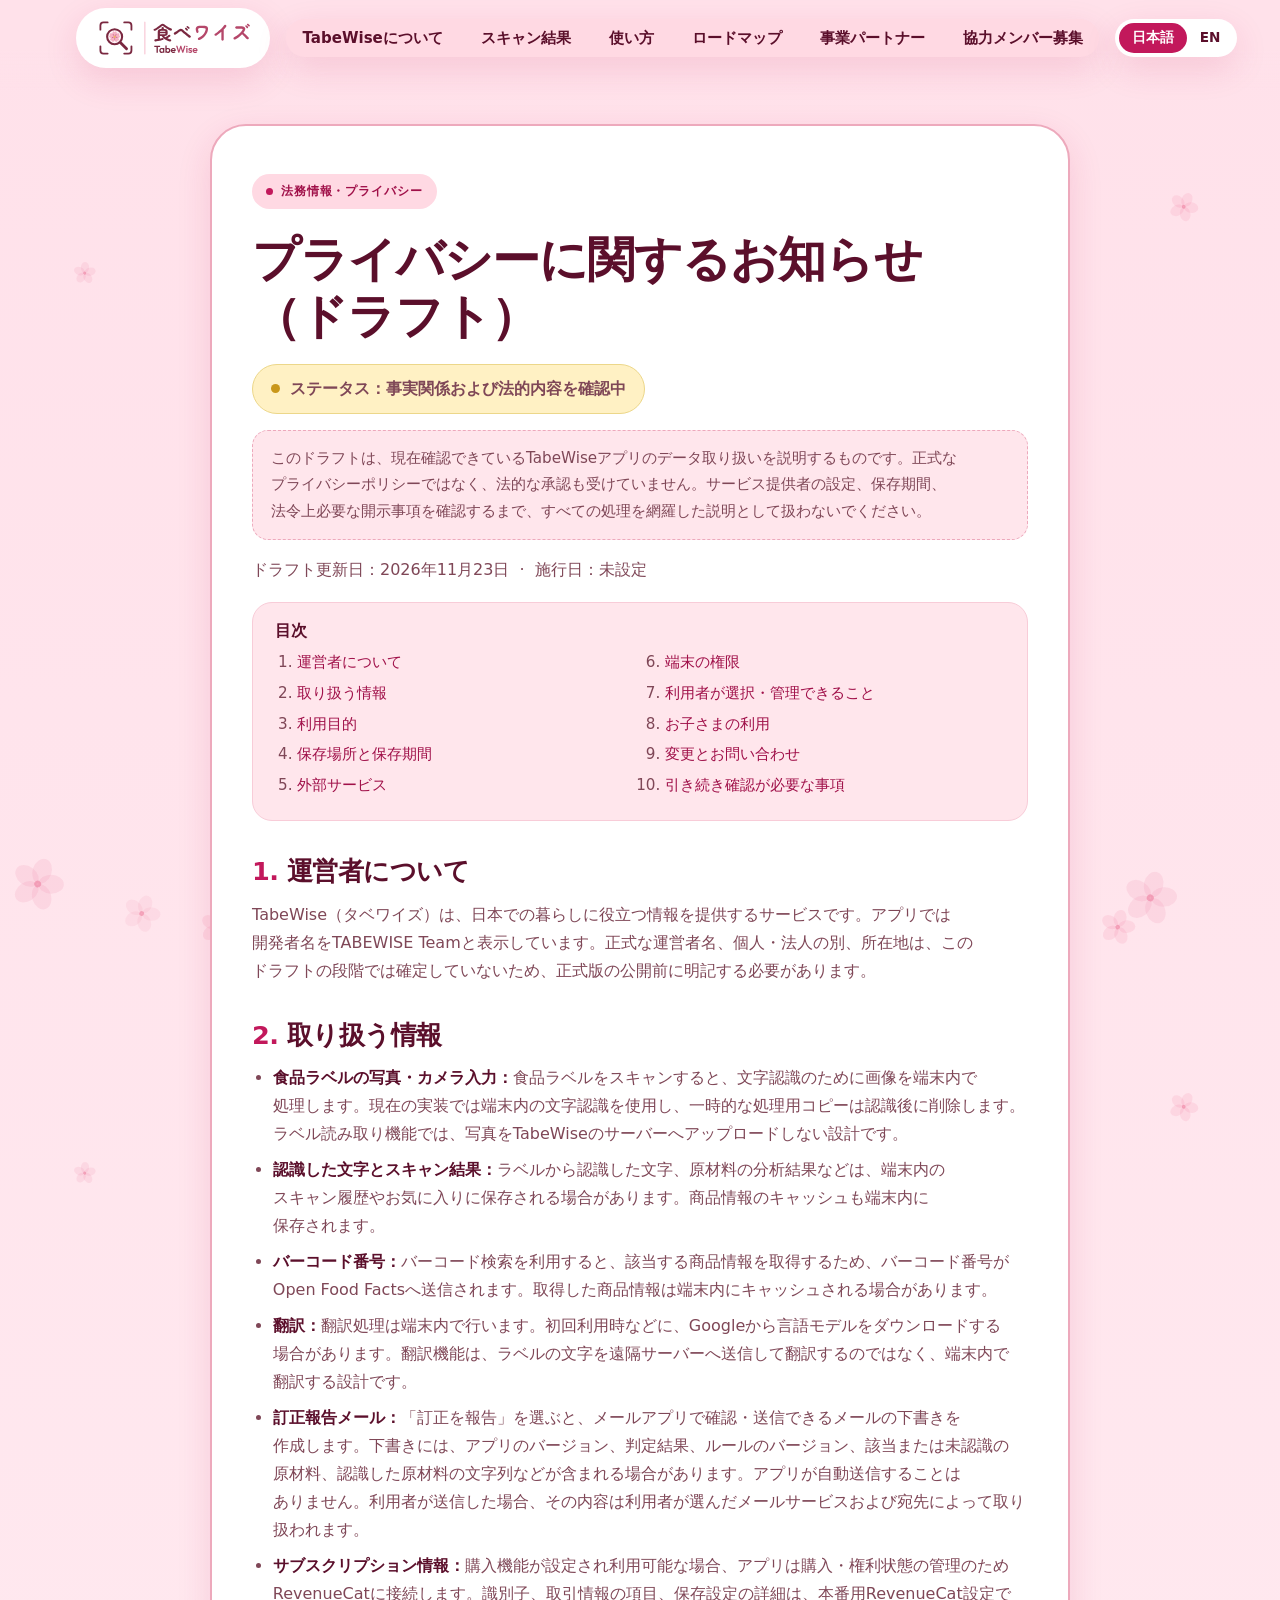
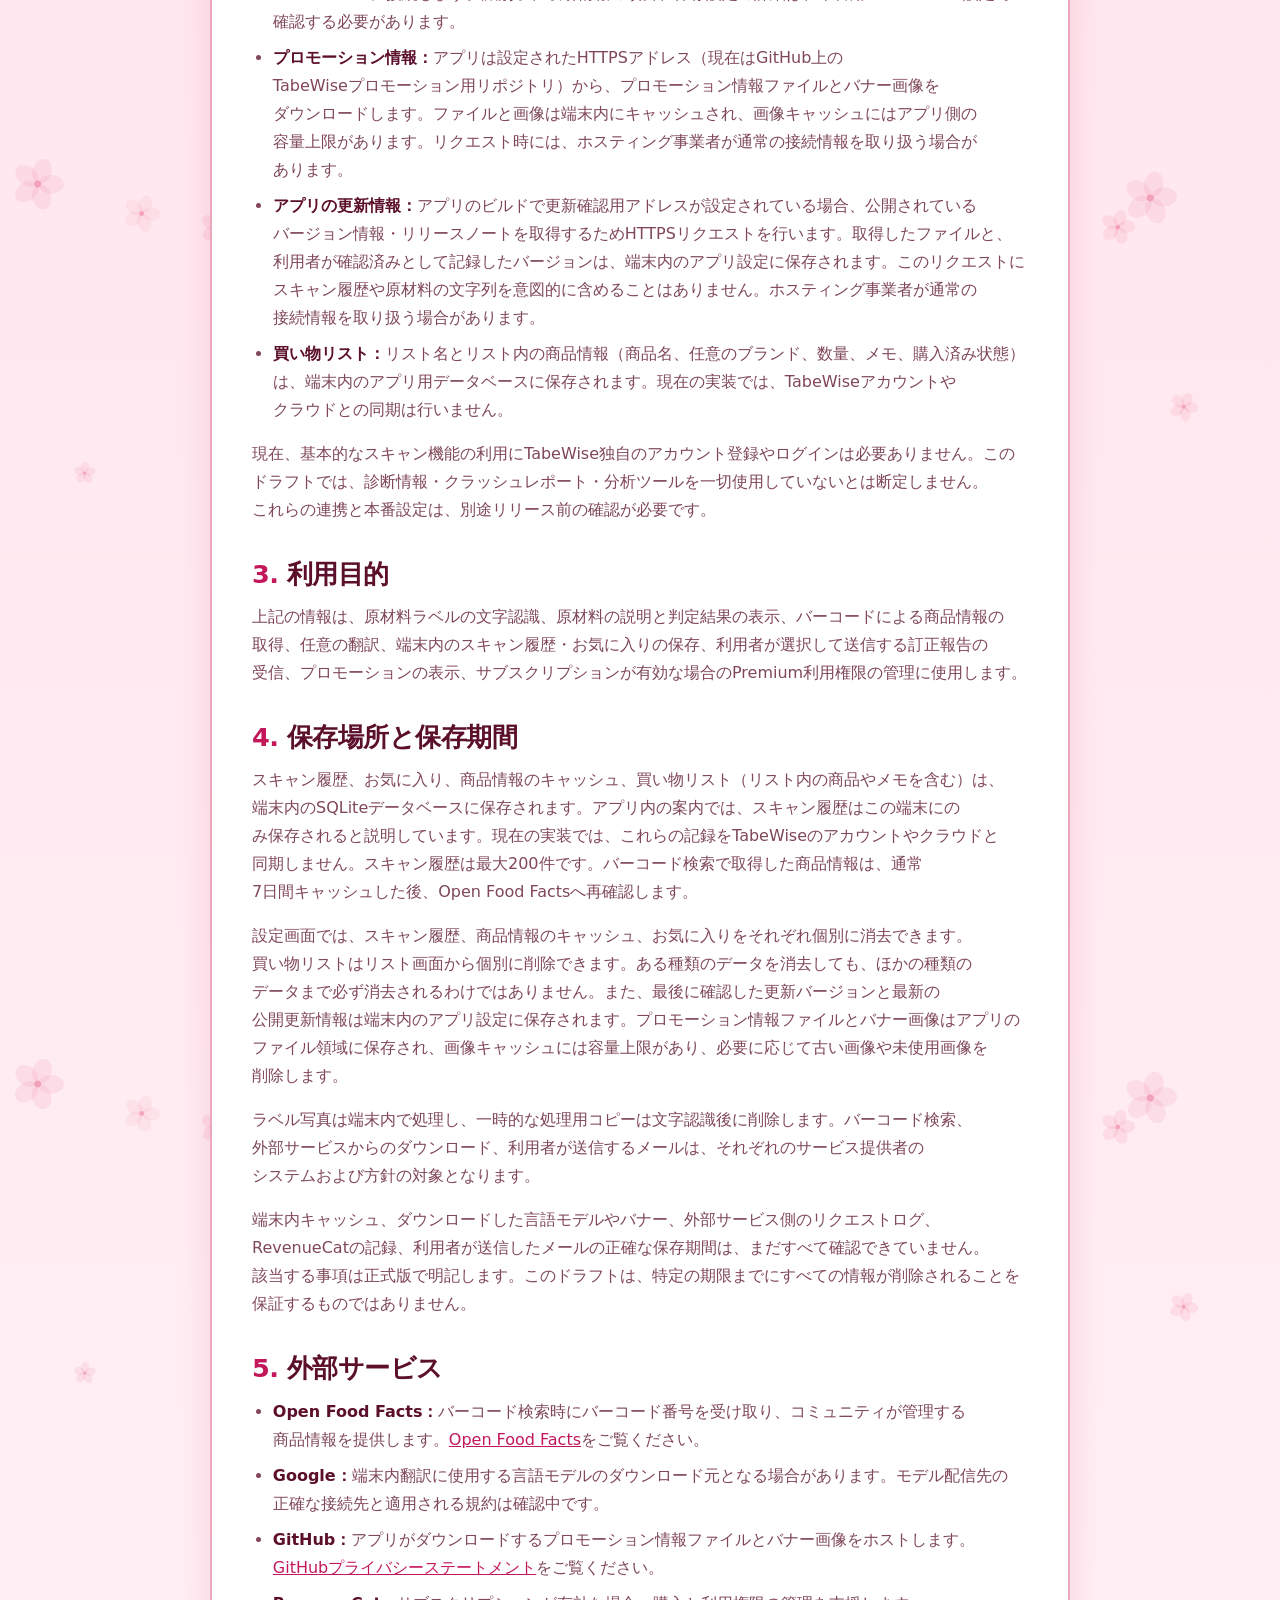
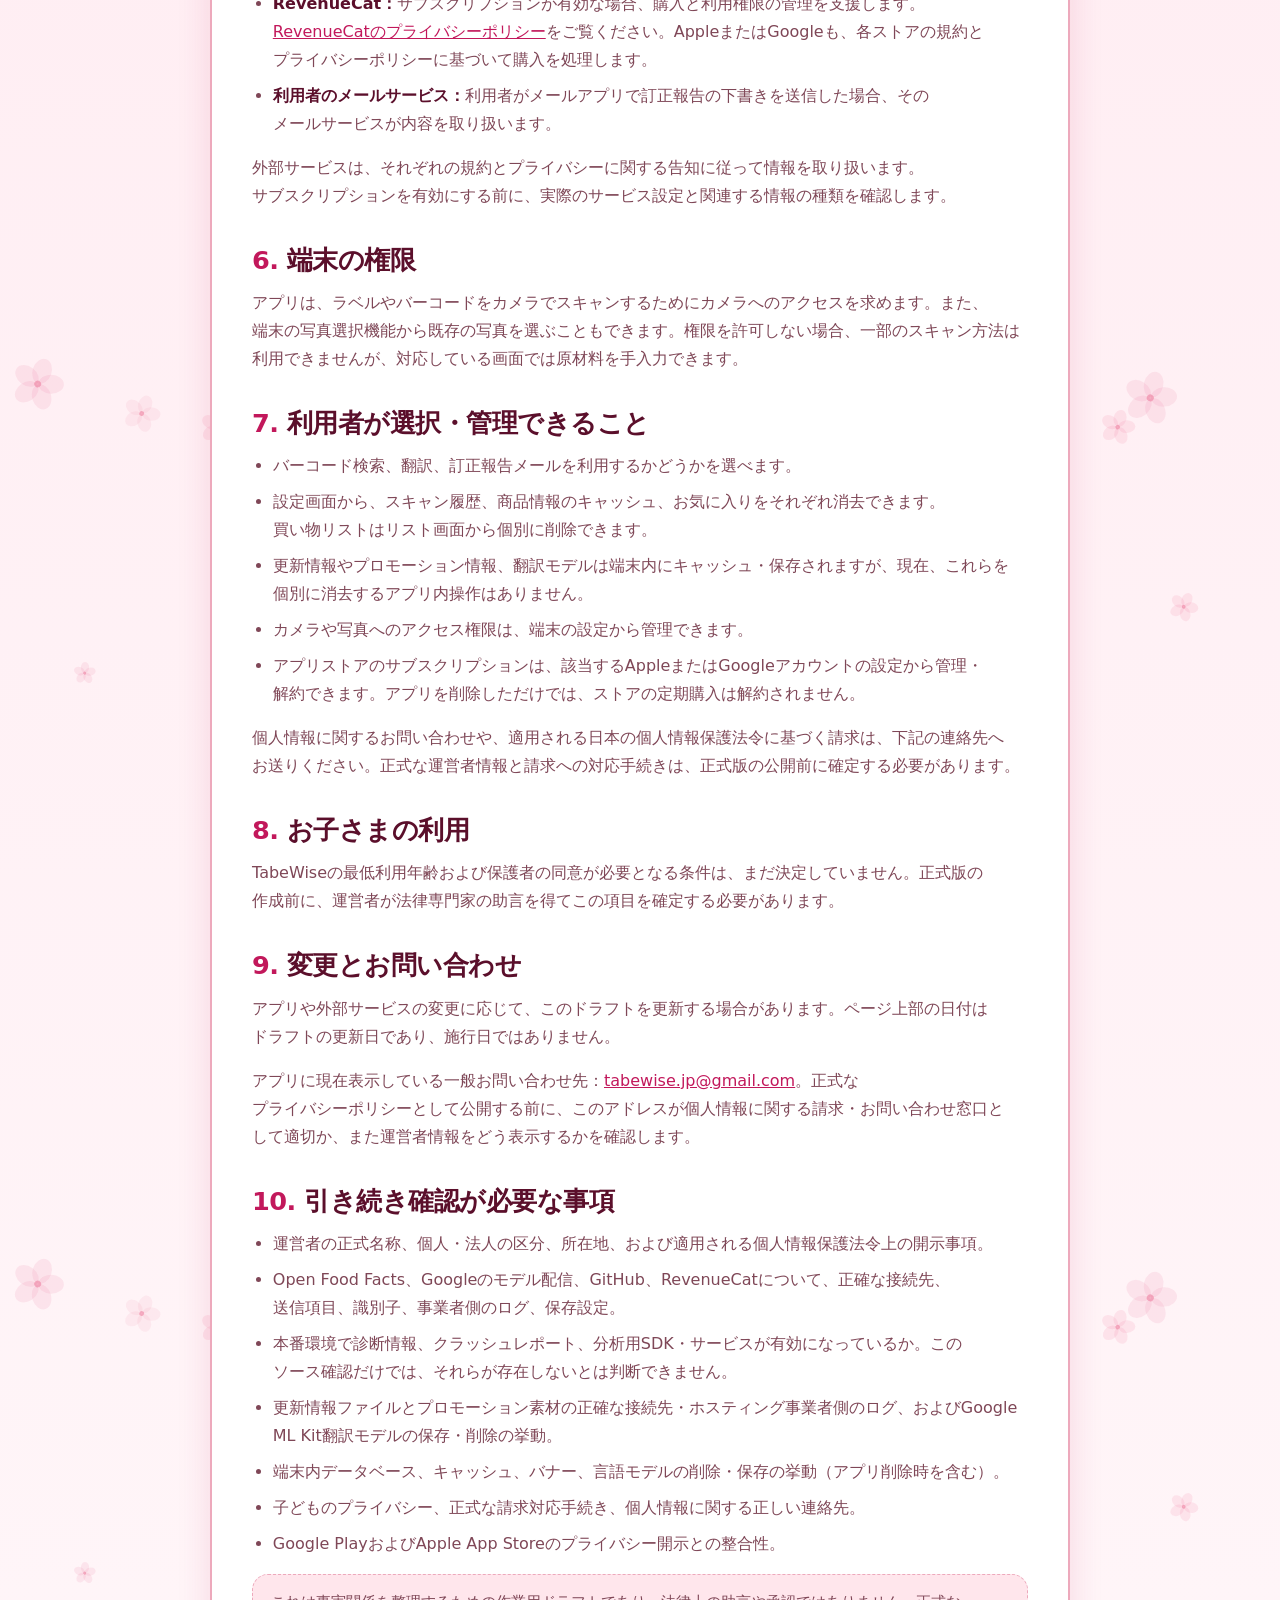
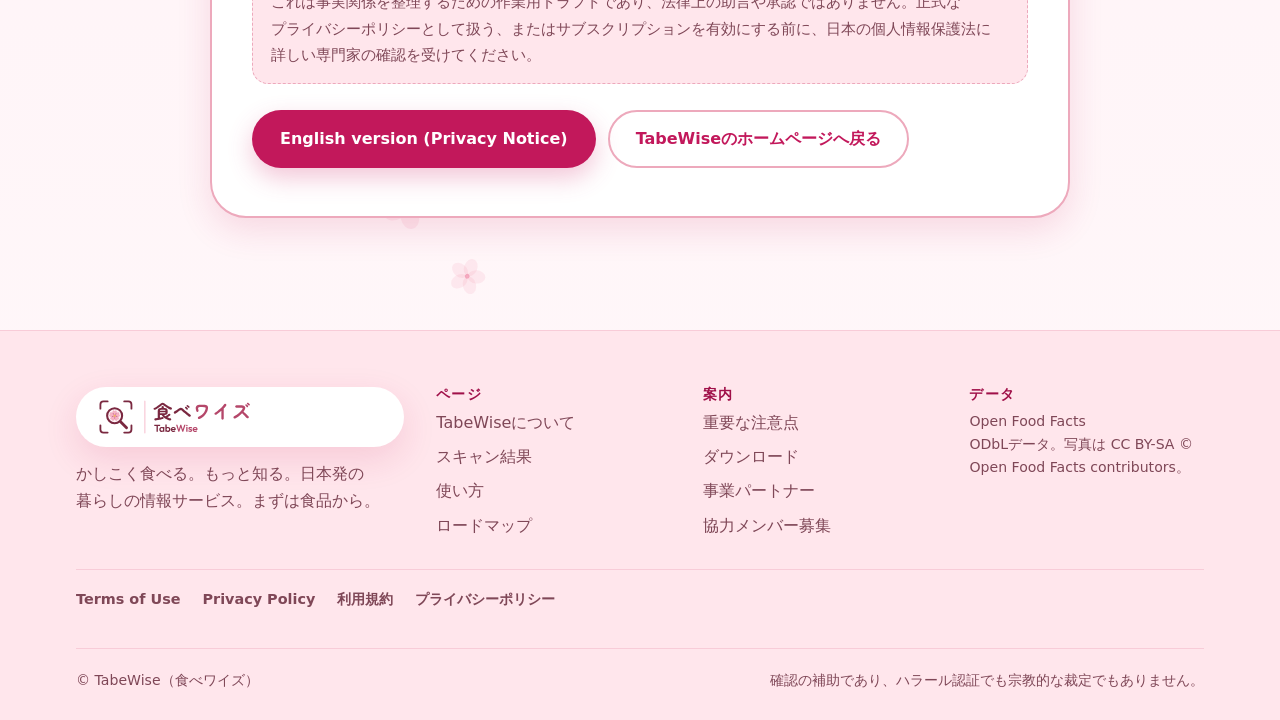
<file: privacy-ja.html>
<!doctype html>
<html lang="ja">
<head>
<meta charset="utf-8">
<meta name="color-scheme" content="light">
<meta name="viewport" content="width=device-width, initial-scale=1">
<title>プライバシーポリシー｜TabeWise（食べワイズ）</title>
<meta name="description" content="TabeWiseプライバシーポリシーの状況：制定・確認中。対象となるサブスクリプションサービスの提供開始前に、正式版を公開する予定です。">
<meta name="theme-color" content="#ffe1ea">
<link rel="icon" type="image/svg+xml" href="images/favicon.svg">
<link rel="icon" type="image/png" sizes="32x32" href="images/favicon-32.png">
<link rel="alternate" hreflang="en" href="privacy.html">
<link rel="alternate" hreflang="ja" href="privacy-ja.html">
<meta property="og:type" content="website">
<meta property="og:site_name" content="TabeWise">
<meta property="og:title" content="プライバシーポリシー｜TabeWise（食べワイズ）">
<meta property="og:description" content="TabeWiseプライバシーポリシーの状況：制定・確認中。対象となるサブスクリプションサービスの提供開始前に、正式版を公開する予定です。">
<meta property="og:locale" content="ja_JP">
<link rel="stylesheet" href="css/style.css?v=14">
<link rel="stylesheet" href="css/legal.css?v=1">
</head>
<body>
<header class="nav">
  <div class="wrap">
    <a class="brand" href="index.html" aria-label="TabeWise 食べワイズ"><img src="images/tabewise-logo-animated.svg" width="166" height="52" alt="食べワイズ TabeWise"></a>
    <nav aria-label="Main" id="site-nav">
      <ul>
        <li><a href="index.html#about">TabeWiseについて</a></li>
        <li><a href="index.html#scan">スキャン結果</a></li>
        <li><a href="index.html#how">使い方</a></li>
        <li><a href="index.html#roadmap">ロードマップ</a></li>
        <li><a href="index.html#partners">事業パートナー</a></li>
        <li><a href="index.html#collaborators">協力メンバー募集</a></li>
      </ul>
    </nav>
    <div class="lang" role="group" aria-label="Language / 言語"><a href="privacy-ja.html" lang="ja" hreflang="ja" aria-current="page">日本語</a><a href="privacy.html" lang="en" hreflang="en">EN</a></div>
  </div>
</header>

<main id="main" class="legal-page">
  <div class="wrap">
    <article class="legal-card legal-doc">
      <span class="eyebrow">法務情報・プライバシー</span>
      <h1>プライバシーに関するお知らせ（ドラフト）</h1>
      <p class="legal-status" role="status"><i aria-hidden="true"></i><span>ステータス：事実関係および法的内容を確認中</span></p>
      <p class="note">このドラフトは、現在確認できているTabeWiseアプリのデータ取り扱いを説明するものです。正式なプライバシーポリシーではなく、法的な承認も受けていません。サービス提供者の設定、保存期間、法令上必要な開示事項を確認するまで、すべての処理を網羅した説明として扱わないでください。</p>
      <p class="doc-meta">ドラフト更新日：2026年11月23日 &nbsp;·&nbsp; 施行日：未設定</p>
      <nav class="toc" aria-label="目次"><h2>目次</h2><ol>
        <li><a href="#controller">運営者について</a></li><li><a href="#data">取り扱う情報</a></li><li><a href="#purpose">利用目的</a></li><li><a href="#storage">保存場所と保存期間</a></li><li><a href="#providers">外部サービス</a></li><li><a href="#permissions">端末の権限</a></li><li><a href="#choices">利用者が選択・管理できること</a></li><li><a href="#children">お子さまの利用</a></li><li><a href="#changes">変更とお問い合わせ</a></li><li><a href="#pending">引き続き確認が必要な事項</a></li>
      </ol></nav>
      <section class="doc-section" id="controller"><h2><span class="num">1.</span> 運営者について</h2>
        <p>TabeWise（タベワイズ）は、日本での暮らしに役立つ情報を提供するサービスです。アプリでは開発者名をTABEWISE Teamと表示しています。正式な運営者名、個人・法人の別、所在地は、このドラフトの段階では確定していないため、正式版の公開前に明記する必要があります。</p>
      </section>
      <section class="doc-section" id="data"><h2><span class="num">2.</span> 取り扱う情報</h2>
        <ul>
          <li><strong>食品ラベルの写真・カメラ入力：</strong>食品ラベルをスキャンすると、文字認識のために画像を端末内で処理します。現在の実装では端末内の文字認識を使用し、一時的な処理用コピーは認識後に削除します。ラベル読み取り機能では、写真をTabeWiseのサーバーへアップロードしない設計です。</li>
          <li><strong>認識した文字とスキャン結果：</strong>ラベルから認識した文字、原材料の分析結果などは、端末内のスキャン履歴やお気に入りに保存される場合があります。商品情報のキャッシュも端末内に保存されます。</li>
          <li><strong>バーコード番号：</strong>バーコード検索を利用すると、該当する商品情報を取得するため、バーコード番号がOpen Food Factsへ送信されます。取得した商品情報は端末内にキャッシュされる場合があります。</li>
          <li><strong>翻訳：</strong>翻訳処理は端末内で行います。初回利用時などに、Googleから言語モデルをダウンロードする場合があります。翻訳機能は、ラベルの文字を遠隔サーバーへ送信して翻訳するのではなく、端末内で翻訳する設計です。</li>
          <li><strong>訂正報告メール：</strong>「訂正を報告」を選ぶと、メールアプリで確認・送信できるメールの下書きを作成します。下書きには、アプリのバージョン、判定結果、ルールのバージョン、該当または未認識の原材料、認識した原材料の文字列などが含まれる場合があります。アプリが自動送信することはありません。利用者が送信した場合、その内容は利用者が選んだメールサービスおよび宛先によって取り扱われます。</li>
          <li><strong>サブスクリプション情報：</strong>購入機能が設定され利用可能な場合、アプリは購入・権利状態の管理のためRevenueCatに接続します。識別子、取引情報の項目、保存設定の詳細は、本番用RevenueCat設定で確認する必要があります。</li>
          <li><strong>プロモーション情報：</strong>アプリは設定されたHTTPSアドレス（現在はGitHub上のTabeWiseプロモーション用リポジトリ）から、プロモーション情報ファイルとバナー画像をダウンロードします。ファイルと画像は端末内にキャッシュされ、画像キャッシュにはアプリ側の容量上限があります。リクエスト時には、ホスティング事業者が通常の接続情報を取り扱う場合があります。</li>
          <li><strong>アプリの更新情報：</strong>アプリのビルドで更新確認用アドレスが設定されている場合、公開されているバージョン情報・リリースノートを取得するためHTTPSリクエストを行います。取得したファイルと、利用者が確認済みとして記録したバージョンは、端末内のアプリ設定に保存されます。このリクエストにスキャン履歴や原材料の文字列を意図的に含めることはありません。ホスティング事業者が通常の接続情報を取り扱う場合があります。</li>
          <li><strong>買い物リスト：</strong>リスト名とリスト内の商品情報（商品名、任意のブランド、数量、メモ、購入済み状態）は、端末内のアプリ用データベースに保存されます。現在の実装では、TabeWiseアカウントやクラウドとの同期は行いません。</li>
        </ul>
        <p>現在、基本的なスキャン機能の利用にTabeWise独自のアカウント登録やログインは必要ありません。このドラフトでは、診断情報・クラッシュレポート・分析ツールを一切使用していないとは断定しません。これらの連携と本番設定は、別途リリース前の確認が必要です。</p>
      </section>
      <section class="doc-section" id="purpose"><h2><span class="num">3.</span> 利用目的</h2>
        <p>上記の情報は、原材料ラベルの文字認識、原材料の説明と判定結果の表示、バーコードによる商品情報の取得、任意の翻訳、端末内のスキャン履歴・お気に入りの保存、利用者が選択して送信する訂正報告の受信、プロモーションの表示、サブスクリプションが有効な場合のPremium利用権限の管理に使用します。</p>
      </section>
      <section class="doc-section" id="storage"><h2><span class="num">4.</span> 保存場所と保存期間</h2>
        <p>スキャン履歴、お気に入り、商品情報のキャッシュ、買い物リスト（リスト内の商品やメモを含む）は、端末内のSQLiteデータベースに保存されます。アプリ内の案内では、スキャン履歴はこの端末にのみ保存されると説明しています。現在の実装では、これらの記録をTabeWiseのアカウントやクラウドと同期しません。スキャン履歴は最大200件です。バーコード検索で取得した商品情報は、通常7日間キャッシュした後、Open Food Factsへ再確認します。</p>
        <p>設定画面では、スキャン履歴、商品情報のキャッシュ、お気に入りをそれぞれ個別に消去できます。買い物リストはリスト画面から個別に削除できます。ある種類のデータを消去しても、ほかの種類のデータまで必ず消去されるわけではありません。また、最後に確認した更新バージョンと最新の公開更新情報は端末内のアプリ設定に保存されます。プロモーション情報ファイルとバナー画像はアプリのファイル領域に保存され、画像キャッシュには容量上限があり、必要に応じて古い画像や未使用画像を削除します。</p>
        <p>ラベル写真は端末内で処理し、一時的な処理用コピーは文字認識後に削除します。バーコード検索、外部サービスからのダウンロード、利用者が送信するメールは、それぞれのサービス提供者のシステムおよび方針の対象となります。</p>
        <p>端末内キャッシュ、ダウンロードした言語モデルやバナー、外部サービス側のリクエストログ、RevenueCatの記録、利用者が送信したメールの正確な保存期間は、まだすべて確認できていません。該当する事項は正式版で明記します。このドラフトは、特定の期限までにすべての情報が削除されることを保証するものではありません。</p>
      </section>
      <section class="doc-section" id="providers"><h2><span class="num">5.</span> 外部サービス</h2>
        <ul>
          <li><strong>Open Food Facts：</strong>バーコード検索時にバーコード番号を受け取り、コミュニティが管理する商品情報を提供します。<a href="https://world.openfoodfacts.org/" rel="noopener noreferrer">Open Food Facts</a>をご覧ください。</li>
          <li><strong>Google：</strong>端末内翻訳に使用する言語モデルのダウンロード元となる場合があります。モデル配信先の正確な接続先と適用される規約は確認中です。</li>
          <li><strong>GitHub：</strong>アプリがダウンロードするプロモーション情報ファイルとバナー画像をホストします。<a href="https://docs.github.com/en/site-policy/privacy-policies/github-privacy-statement" rel="noopener noreferrer">GitHubプライバシーステートメント</a>をご覧ください。</li>
          <li><strong>RevenueCat：</strong>サブスクリプションが有効な場合、購入と利用権限の管理を支援します。<a href="https://www.revenuecat.com/privacy/" rel="noopener noreferrer">RevenueCatのプライバシーポリシー</a>をご覧ください。AppleまたはGoogleも、各ストアの規約とプライバシーポリシーに基づいて購入を処理します。</li>
          <li><strong>利用者のメールサービス：</strong>利用者がメールアプリで訂正報告の下書きを送信した場合、そのメールサービスが内容を取り扱います。</li>
        </ul>
        <p>外部サービスは、それぞれの規約とプライバシーに関する告知に従って情報を取り扱います。サブスクリプションを有効にする前に、実際のサービス設定と関連する情報の種類を確認します。</p>
      </section>
      <section class="doc-section" id="permissions"><h2><span class="num">6.</span> 端末の権限</h2>
        <p>アプリは、ラベルやバーコードをカメラでスキャンするためにカメラへのアクセスを求めます。また、端末の写真選択機能から既存の写真を選ぶこともできます。権限を許可しない場合、一部のスキャン方法は利用できませんが、対応している画面では原材料を手入力できます。</p>
      </section>
      <section class="doc-section" id="choices"><h2><span class="num">7.</span> 利用者が選択・管理できること</h2>
        <ul>
          <li>バーコード検索、翻訳、訂正報告メールを利用するかどうかを選べます。</li>
          <li>設定画面から、スキャン履歴、商品情報のキャッシュ、お気に入りをそれぞれ消去できます。買い物リストはリスト画面から個別に削除できます。</li>
          <li>更新情報やプロモーション情報、翻訳モデルは端末内にキャッシュ・保存されますが、現在、これらを個別に消去するアプリ内操作はありません。</li>
          <li>カメラや写真へのアクセス権限は、端末の設定から管理できます。</li>
          <li>アプリストアのサブスクリプションは、該当するAppleまたはGoogleアカウントの設定から管理・解約できます。アプリを削除しただけでは、ストアの定期購入は解約されません。</li>
        </ul>
        <p>個人情報に関するお問い合わせや、適用される日本の個人情報保護法令に基づく請求は、下記の連絡先へお送りください。正式な運営者情報と請求への対応手続きは、正式版の公開前に確定する必要があります。</p>
      </section>
      <section class="doc-section" id="children"><h2><span class="num">8.</span> お子さまの利用</h2>
        <p>TabeWiseの最低利用年齢および保護者の同意が必要となる条件は、まだ決定していません。正式版の作成前に、運営者が法律専門家の助言を得てこの項目を確定する必要があります。</p>
      </section>
      <section class="doc-section" id="changes"><h2><span class="num">9.</span> 変更とお問い合わせ</h2>
        <p>アプリや外部サービスの変更に応じて、このドラフトを更新する場合があります。ページ上部の日付はドラフトの更新日であり、施行日ではありません。</p>
        <p>アプリに現在表示している一般お問い合わせ先：<a href="mailto:tabewise.jp@gmail.com">tabewise.jp@gmail.com</a>。正式なプライバシーポリシーとして公開する前に、このアドレスが個人情報に関する請求・お問い合わせ窓口として適切か、また運営者情報をどう表示するかを確認します。</p>
      </section>
      <section class="doc-section" id="pending"><h2><span class="num">10.</span> 引き続き確認が必要な事項</h2>
        <ul>
          <li>運営者の正式名称、個人・法人の区分、所在地、および適用される個人情報保護法令上の開示事項。</li>
          <li>Open Food Facts、Googleのモデル配信、GitHub、RevenueCatについて、正確な接続先、送信項目、識別子、事業者側のログ、保存設定。</li>
          <li>本番環境で診断情報、クラッシュレポート、分析用SDK・サービスが有効になっているか。このソース確認だけでは、それらが存在しないとは判断できません。</li>
          <li>更新情報ファイルとプロモーション素材の正確な接続先・ホスティング事業者側のログ、およびGoogle ML Kit翻訳モデルの保存・削除の挙動。</li>
          <li>端末内データベース、キャッシュ、バナー、言語モデルの削除・保存の挙動（アプリ削除時を含む）。</li>
          <li>子どものプライバシー、正式な請求対応手続き、個人情報に関する正しい連絡先。</li>
          <li>Google PlayおよびApple App Storeのプライバシー開示との整合性。</li>
        </ul>
        <p class="note">これは事実関係を整理するための作業用ドラフトであり、法律上の助言や承認ではありません。正式なプライバシーポリシーとして扱う、またはサブスクリプションを有効にする前に、日本の個人情報保護法に詳しい専門家の確認を受けてください。</p>
      </section>
      <div class="legal-actions">
        <a class="btn btn-primary" href="privacy.html" lang="en" hreflang="en">English version (Privacy Notice)</a>
        <a class="btn btn-ghost" href="index.html">TabeWiseのホームページへ戻る</a>
      </div>
    </article>
  </div>
</main>

<footer>
  <div class="wrap">
    <div class="fgrid">
      <div>
        <a class="brand" href="index.html#top" aria-label="TabeWise 食べワイズ"><img src="images/tabewise-logo-animated.svg" width="166" height="52" alt="食べワイズ TabeWise"></a>
        <p class="foot-p">かしこく食べる。もっと知る。日本発の暮らしの情報サービス。まずは食品から。</p>
      </div>
      <div><h4>ページ</h4><ul><li><a href="index.html#about">TabeWiseについて</a></li><li><a href="index.html#scan">スキャン結果</a></li><li><a href="index.html#how">使い方</a></li><li><a href="index.html#roadmap">ロードマップ</a></li></ul></div>
      <div><h4>案内</h4><ul><li><a href="index.html#limits">重要な注意点</a></li><li><a href="index.html#download">ダウンロード</a></li><li><a href="index.html#partners">事業パートナー</a></li><li><a href="index.html#collaborators">協力メンバー募集</a></li></ul></div>
      <div><h4>データ</h4><p class="foot-p fsm"><a href="https://world.openfoodfacts.org/" rel="noopener">Open Food Facts</a><br><span>ODbLデータ。写真は CC BY-SA © Open Food Facts contributors。</span></p></div>
    </div>
    <nav class="legal-links" aria-label="Legal"><a href="terms.html" lang="en">Terms of Use</a><a href="privacy.html" lang="en">Privacy Policy</a><a href="terms-ja.html" lang="ja">利用規約</a><a href="privacy-ja.html" lang="ja">プライバシーポリシー</a></nav>
    <div class="small"><span>© TabeWise（食べワイズ）</span><span>確認の補助であり、ハラール認証でも宗教的な裁定でもありません。</span></div>
  </div>
</footer>
</body>
</html>
</file>
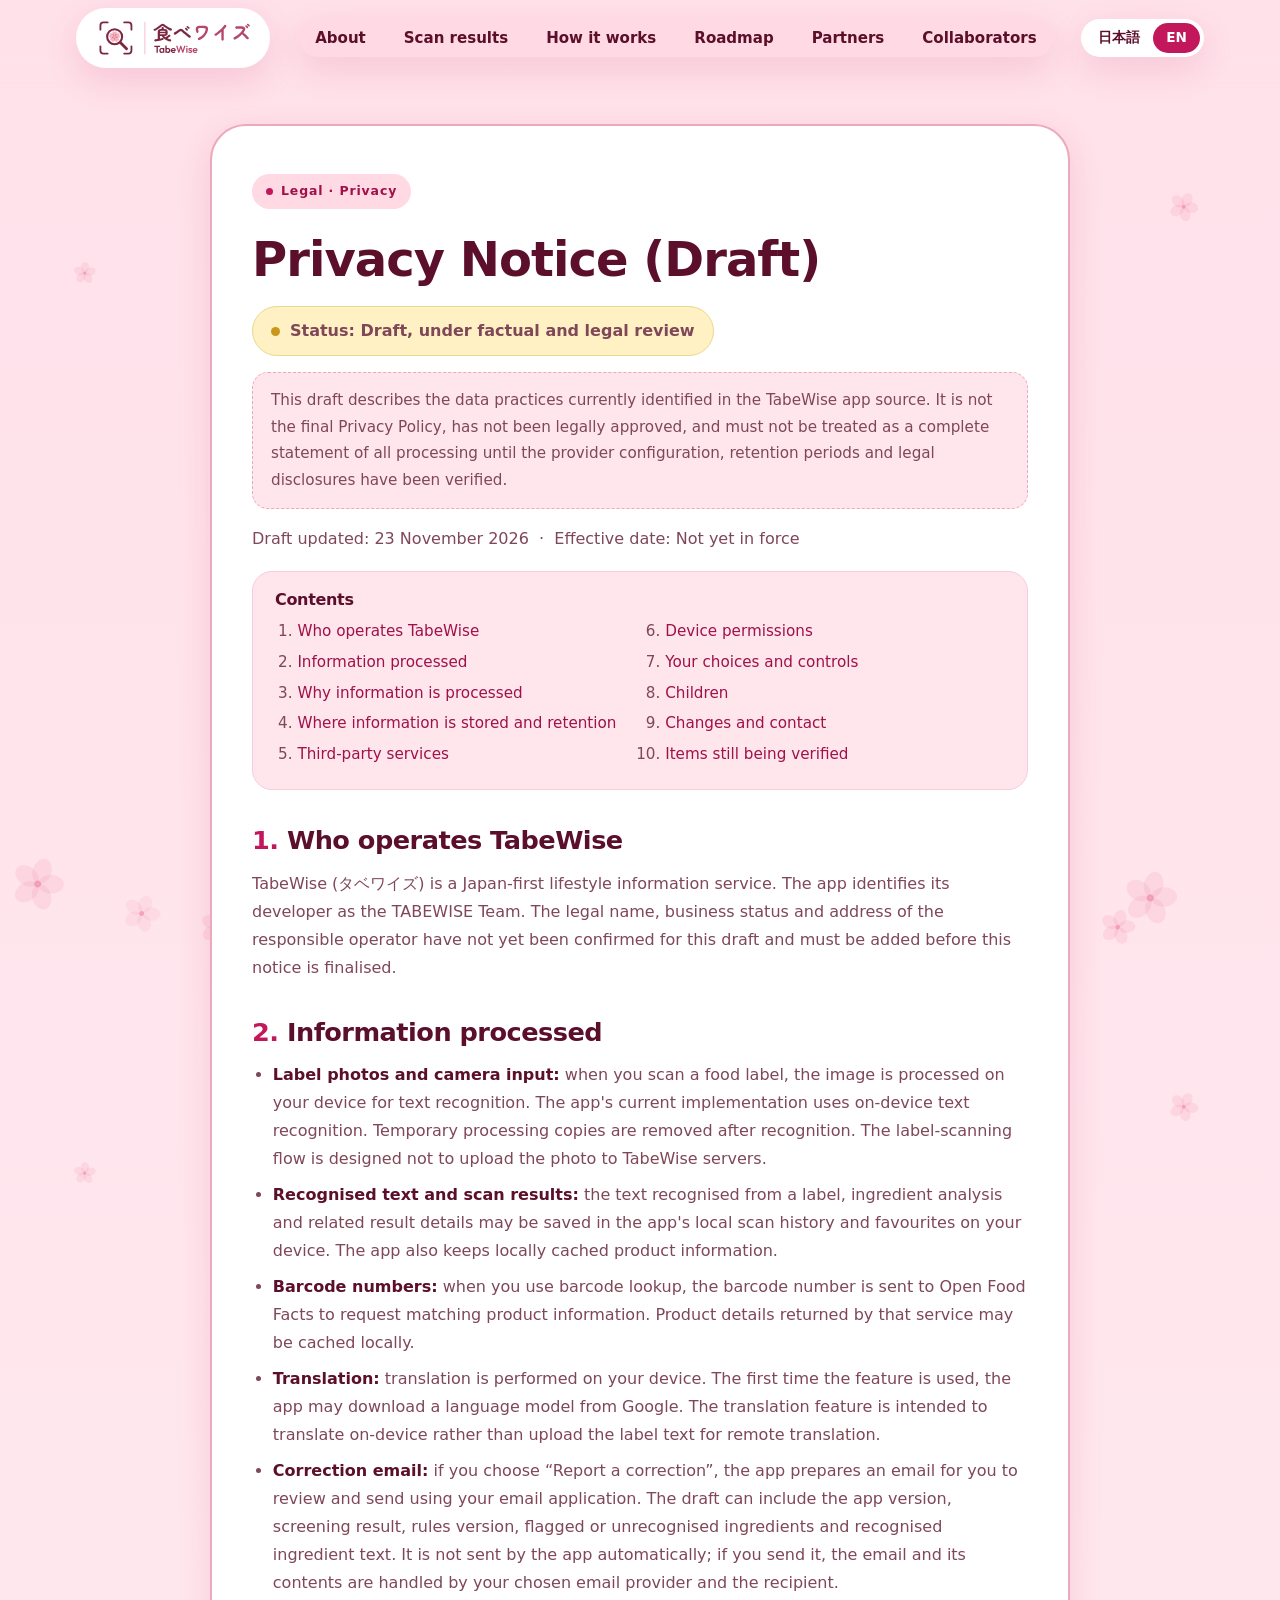
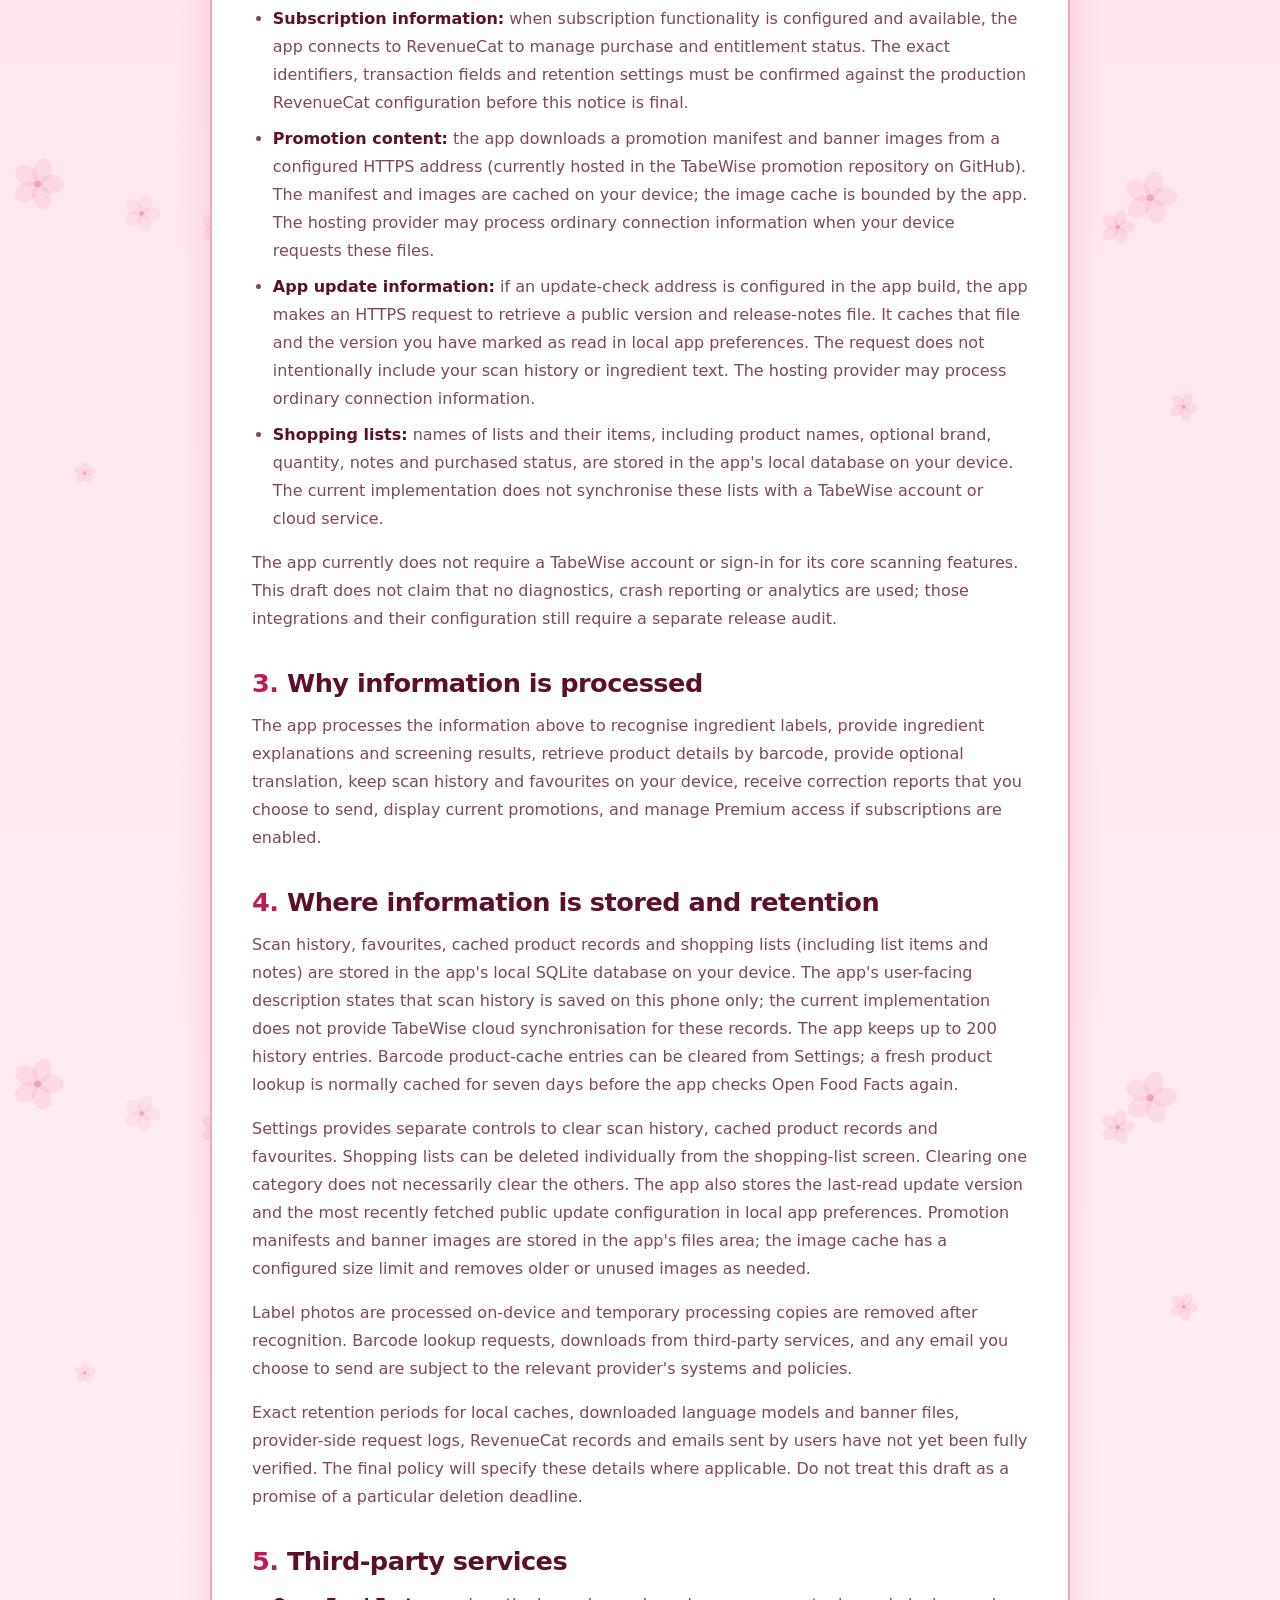
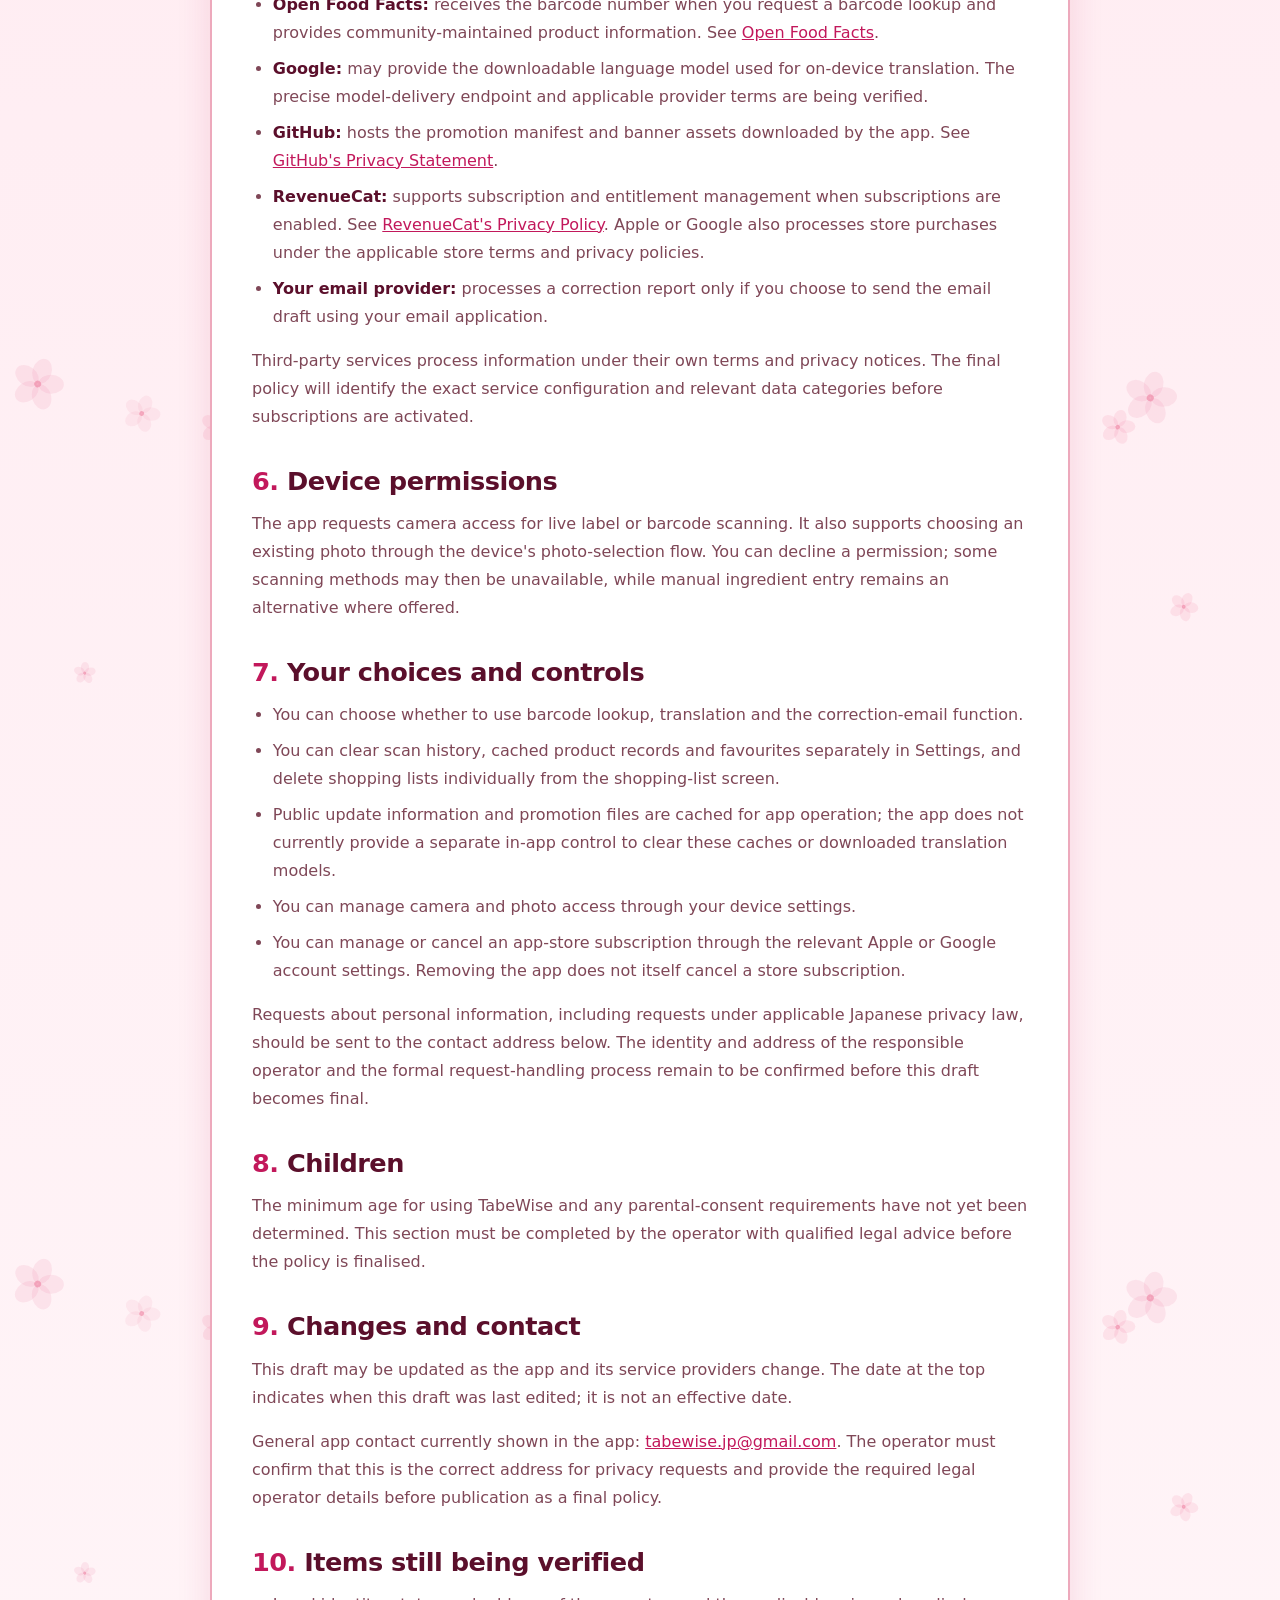
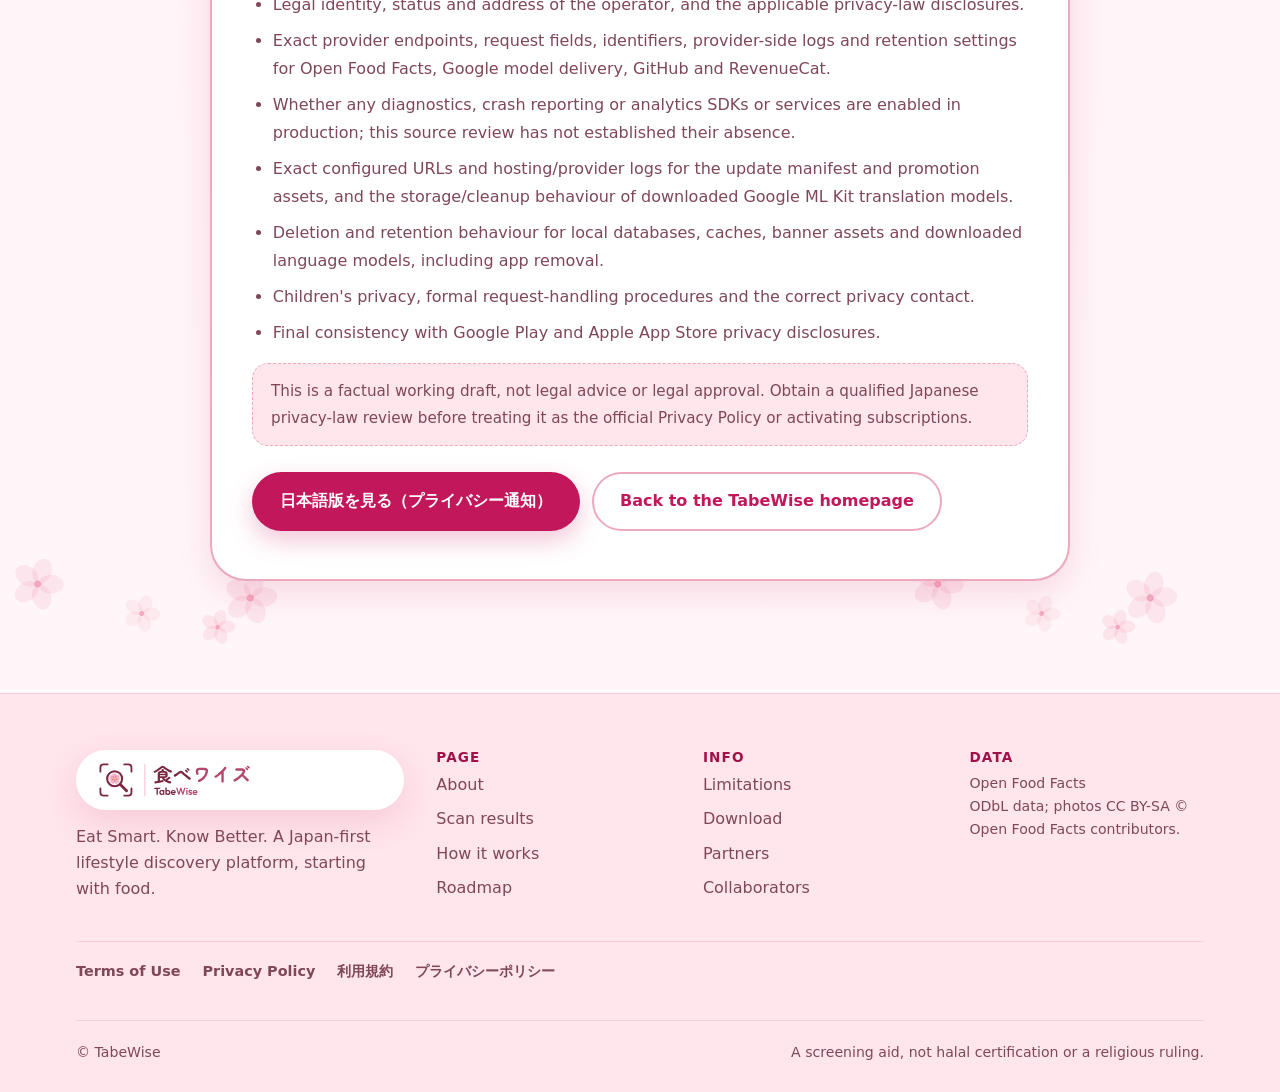
<file: privacy.html>
<!doctype html>
<html lang="en">
<head>
<meta charset="utf-8">
<meta name="color-scheme" content="light">
<meta name="viewport" content="width=device-width, initial-scale=1">
<title>Privacy Policy | TabeWise</title>
<meta name="description" content="Status of the TabeWise Privacy Policy: under review. The final version will be published before the relevant subscription services become available.">
<meta name="theme-color" content="#ffe1ea">
<link rel="icon" type="image/svg+xml" href="images/favicon.svg">
<link rel="icon" type="image/png" sizes="32x32" href="images/favicon-32.png">
<link rel="alternate" hreflang="en" href="privacy.html">
<link rel="alternate" hreflang="ja" href="privacy-ja.html">
<meta property="og:type" content="website">
<meta property="og:site_name" content="TabeWise">
<meta property="og:title" content="Privacy Policy | TabeWise">
<meta property="og:description" content="Status of the TabeWise Privacy Policy: under review. The final version will be published before the relevant subscription services become available.">
<meta property="og:locale" content="en_US">
<link rel="stylesheet" href="css/style.css?v=14">
<link rel="stylesheet" href="css/legal.css?v=1">
</head>
<body>
<header class="nav">
  <div class="wrap">
    <a class="brand" href="index.html" aria-label="TabeWise 食べワイズ"><img src="images/tabewise-logo-animated.svg" width="166" height="52" alt="食べワイズ TabeWise"></a>
    <nav aria-label="Main" id="site-nav">
      <ul>
        <li><a href="index.html#about">About</a></li>
        <li><a href="index.html#scan">Scan results</a></li>
        <li><a href="index.html#how">How it works</a></li>
        <li><a href="index.html#roadmap">Roadmap</a></li>
        <li><a href="index.html#partners">Partners</a></li>
        <li><a href="index.html#collaborators">Collaborators</a></li>
      </ul>
    </nav>
    <div class="lang" role="group" aria-label="Language / 言語"><a href="privacy-ja.html" lang="ja" hreflang="ja">日本語</a><a href="privacy.html" lang="en" hreflang="en" aria-current="page">EN</a></div>
  </div>
</header>

<main id="main" class="legal-page">
  <div class="wrap">
    <article class="legal-card legal-doc">
      <span class="eyebrow">Legal · Privacy</span>
      <h1>Privacy Notice (Draft)</h1>
      <p class="legal-status" role="status"><i aria-hidden="true"></i><span>Status: Draft, under factual and legal review</span></p>
      <p class="note">This draft describes the data practices currently identified in the TabeWise app source. It is not the final Privacy Policy, has not been legally approved, and must not be treated as a complete statement of all processing until the provider configuration, retention periods and legal disclosures have been verified.</p>
      <p class="doc-meta">Draft updated: 23 November 2026 &nbsp;·&nbsp; Effective date: Not yet in force</p>
      <nav class="toc" aria-label="Contents"><h2>Contents</h2><ol>
        <li><a href="#controller">Who operates TabeWise</a></li><li><a href="#data">Information processed</a></li><li><a href="#purpose">Why information is processed</a></li><li><a href="#storage">Where information is stored and retention</a></li><li><a href="#providers">Third-party services</a></li><li><a href="#permissions">Device permissions</a></li><li><a href="#choices">Your choices and controls</a></li><li><a href="#children">Children</a></li><li><a href="#changes">Changes and contact</a></li><li><a href="#pending">Items still being verified</a></li>
      </ol></nav>
      <section class="doc-section" id="controller"><h2><span class="num">1.</span> Who operates TabeWise</h2>
        <p>TabeWise (タベワイズ) is a Japan-first lifestyle information service. The app identifies its developer as the TABEWISE Team. The legal name, business status and address of the responsible operator have not yet been confirmed for this draft and must be added before this notice is finalised.</p>
      </section>
      <section class="doc-section" id="data"><h2><span class="num">2.</span> Information processed</h2>
        <ul>
          <li><strong>Label photos and camera input:</strong> when you scan a food label, the image is processed on your device for text recognition. The app's current implementation uses on-device text recognition. Temporary processing copies are removed after recognition. The label-scanning flow is designed not to upload the photo to TabeWise servers.</li>
          <li><strong>Recognised text and scan results:</strong> the text recognised from a label, ingredient analysis and related result details may be saved in the app's local scan history and favourites on your device. The app also keeps locally cached product information.</li>
          <li><strong>Barcode numbers:</strong> when you use barcode lookup, the barcode number is sent to Open Food Facts to request matching product information. Product details returned by that service may be cached locally.</li>
          <li><strong>Translation:</strong> translation is performed on your device. The first time the feature is used, the app may download a language model from Google. The translation feature is intended to translate on-device rather than upload the label text for remote translation.</li>
          <li><strong>Correction email:</strong> if you choose “Report a correction”, the app prepares an email for you to review and send using your email application. The draft can include the app version, screening result, rules version, flagged or unrecognised ingredients and recognised ingredient text. It is not sent by the app automatically; if you send it, the email and its contents are handled by your chosen email provider and the recipient.</li>
          <li><strong>Subscription information:</strong> when subscription functionality is configured and available, the app connects to RevenueCat to manage purchase and entitlement status. The exact identifiers, transaction fields and retention settings must be confirmed against the production RevenueCat configuration before this notice is final.</li>
          <li><strong>Promotion content:</strong> the app downloads a promotion manifest and banner images from a configured HTTPS address (currently hosted in the TabeWise promotion repository on GitHub). The manifest and images are cached on your device; the image cache is bounded by the app. The hosting provider may process ordinary connection information when your device requests these files.</li>
          <li><strong>App update information:</strong> if an update-check address is configured in the app build, the app makes an HTTPS request to retrieve a public version and release-notes file. It caches that file and the version you have marked as read in local app preferences. The request does not intentionally include your scan history or ingredient text. The hosting provider may process ordinary connection information.</li>
          <li><strong>Shopping lists:</strong> names of lists and their items, including product names, optional brand, quantity, notes and purchased status, are stored in the app's local database on your device. The current implementation does not synchronise these lists with a TabeWise account or cloud service.</li>
        </ul>
        <p>The app currently does not require a TabeWise account or sign-in for its core scanning features. This draft does not claim that no diagnostics, crash reporting or analytics are used; those integrations and their configuration still require a separate release audit.</p>
      </section>
      <section class="doc-section" id="purpose"><h2><span class="num">3.</span> Why information is processed</h2>
        <p>The app processes the information above to recognise ingredient labels, provide ingredient explanations and screening results, retrieve product details by barcode, provide optional translation, keep scan history and favourites on your device, receive correction reports that you choose to send, display current promotions, and manage Premium access if subscriptions are enabled.</p>
      </section>
      <section class="doc-section" id="storage"><h2><span class="num">4.</span> Where information is stored and retention</h2>
        <p>Scan history, favourites, cached product records and shopping lists (including list items and notes) are stored in the app's local SQLite database on your device. The app's user-facing description states that scan history is saved on this phone only; the current implementation does not provide TabeWise cloud synchronisation for these records. The app keeps up to 200 history entries. Barcode product-cache entries can be cleared from Settings; a fresh product lookup is normally cached for seven days before the app checks Open Food Facts again.</p>
        <p>Settings provides separate controls to clear scan history, cached product records and favourites. Shopping lists can be deleted individually from the shopping-list screen. Clearing one category does not necessarily clear the others. The app also stores the last-read update version and the most recently fetched public update configuration in local app preferences. Promotion manifests and banner images are stored in the app's files area; the image cache has a configured size limit and removes older or unused images as needed.</p>
        <p>Label photos are processed on-device and temporary processing copies are removed after recognition. Barcode lookup requests, downloads from third-party services, and any email you choose to send are subject to the relevant provider's systems and policies.</p>
        <p>Exact retention periods for local caches, downloaded language models and banner files, provider-side request logs, RevenueCat records and emails sent by users have not yet been fully verified. The final policy will specify these details where applicable. Do not treat this draft as a promise of a particular deletion deadline.</p>
      </section>
      <section class="doc-section" id="providers"><h2><span class="num">5.</span> Third-party services</h2>
        <ul>
          <li><strong>Open Food Facts:</strong> receives the barcode number when you request a barcode lookup and provides community-maintained product information. See <a href="https://world.openfoodfacts.org/" rel="noopener noreferrer">Open Food Facts</a>.</li>
          <li><strong>Google:</strong> may provide the downloadable language model used for on-device translation. The precise model-delivery endpoint and applicable provider terms are being verified.</li>
          <li><strong>GitHub:</strong> hosts the promotion manifest and banner assets downloaded by the app. See <a href="https://docs.github.com/en/site-policy/privacy-policies/github-privacy-statement" rel="noopener noreferrer">GitHub's Privacy Statement</a>.</li>
          <li><strong>RevenueCat:</strong> supports subscription and entitlement management when subscriptions are enabled. See <a href="https://www.revenuecat.com/privacy/" rel="noopener noreferrer">RevenueCat's Privacy Policy</a>. Apple or Google also processes store purchases under the applicable store terms and privacy policies.</li>
          <li><strong>Your email provider:</strong> processes a correction report only if you choose to send the email draft using your email application.</li>
        </ul>
        <p>Third-party services process information under their own terms and privacy notices. The final policy will identify the exact service configuration and relevant data categories before subscriptions are activated.</p>
      </section>
      <section class="doc-section" id="permissions"><h2><span class="num">6.</span> Device permissions</h2>
        <p>The app requests camera access for live label or barcode scanning. It also supports choosing an existing photo through the device's photo-selection flow. You can decline a permission; some scanning methods may then be unavailable, while manual ingredient entry remains an alternative where offered.</p>
      </section>
      <section class="doc-section" id="choices"><h2><span class="num">7.</span> Your choices and controls</h2>
        <ul>
          <li>You can choose whether to use barcode lookup, translation and the correction-email function.</li>
          <li>You can clear scan history, cached product records and favourites separately in Settings, and delete shopping lists individually from the shopping-list screen.</li>
          <li>Public update information and promotion files are cached for app operation; the app does not currently provide a separate in-app control to clear these caches or downloaded translation models.</li>
          <li>You can manage camera and photo access through your device settings.</li>
          <li>You can manage or cancel an app-store subscription through the relevant Apple or Google account settings. Removing the app does not itself cancel a store subscription.</li>
        </ul>
        <p>Requests about personal information, including requests under applicable Japanese privacy law, should be sent to the contact address below. The identity and address of the responsible operator and the formal request-handling process remain to be confirmed before this draft becomes final.</p>
      </section>
      <section class="doc-section" id="children"><h2><span class="num">8.</span> Children</h2>
        <p>The minimum age for using TabeWise and any parental-consent requirements have not yet been determined. This section must be completed by the operator with qualified legal advice before the policy is finalised.</p>
      </section>
      <section class="doc-section" id="changes"><h2><span class="num">9.</span> Changes and contact</h2>
        <p>This draft may be updated as the app and its service providers change. The date at the top indicates when this draft was last edited; it is not an effective date.</p>
        <p>General app contact currently shown in the app: <a href="mailto:tabewise.jp@gmail.com">tabewise.jp@gmail.com</a>. The operator must confirm that this is the correct address for privacy requests and provide the required legal operator details before publication as a final policy.</p>
      </section>
      <section class="doc-section" id="pending"><h2><span class="num">10.</span> Items still being verified</h2>
        <ul>
          <li>Legal identity, status and address of the operator, and the applicable privacy-law disclosures.</li>
          <li>Exact provider endpoints, request fields, identifiers, provider-side logs and retention settings for Open Food Facts, Google model delivery, GitHub and RevenueCat.</li>
          <li>Whether any diagnostics, crash reporting or analytics SDKs or services are enabled in production; this source review has not established their absence.</li>
          <li>Exact configured URLs and hosting/provider logs for the update manifest and promotion assets, and the storage/cleanup behaviour of downloaded Google ML Kit translation models.</li>
          <li>Deletion and retention behaviour for local databases, caches, banner assets and downloaded language models, including app removal.</li>
          <li>Children's privacy, formal request-handling procedures and the correct privacy contact.</li>
          <li>Final consistency with Google Play and Apple App Store privacy disclosures.</li>
        </ul>
        <p class="note">This is a factual working draft, not legal advice or legal approval. Obtain a qualified Japanese privacy-law review before treating it as the official Privacy Policy or activating subscriptions.</p>
      </section>
      <div class="legal-actions">
        <a class="btn btn-primary" href="privacy-ja.html" lang="ja" hreflang="ja">日本語版を見る（プライバシー通知）</a>
        <a class="btn btn-ghost" href="index.html">Back to the TabeWise homepage</a>
      </div>
    </article>
  </div>
</main>

<footer>
  <div class="wrap">
    <div class="fgrid">
      <div>
        <a class="brand" href="index.html#top" aria-label="TabeWise 食べワイズ"><img src="images/tabewise-logo-animated.svg" width="166" height="52" alt="食べワイズ TabeWise"></a>
        <p class="foot-p">Eat Smart. Know Better. A Japan-first lifestyle discovery platform, starting with food.</p>
      </div>
      <div><h4>Page</h4><ul><li><a href="index.html#about">About</a></li><li><a href="index.html#scan">Scan results</a></li><li><a href="index.html#how">How it works</a></li><li><a href="index.html#roadmap">Roadmap</a></li></ul></div>
      <div><h4>Info</h4><ul><li><a href="index.html#limits">Limitations</a></li><li><a href="index.html#download">Download</a></li><li><a href="index.html#partners">Partners</a></li><li><a href="index.html#collaborators">Collaborators</a></li></ul></div>
      <div><h4>Data</h4><p class="foot-p fsm"><a href="https://world.openfoodfacts.org/" rel="noopener">Open Food Facts</a><br><span>ODbL data; photos CC BY-SA © Open Food Facts contributors.</span></p></div>
    </div>
    <nav class="legal-links" aria-label="Legal"><a href="terms.html" lang="en">Terms of Use</a><a href="privacy.html" lang="en">Privacy Policy</a><a href="terms-ja.html" lang="ja">利用規約</a><a href="privacy-ja.html" lang="ja">プライバシーポリシー</a></nav>
    <div class="small"><span>© TabeWise</span><span>A screening aid, not halal certification or a religious ruling.</span></div>
  </div>
</footer>
</body>
</html>
</file>
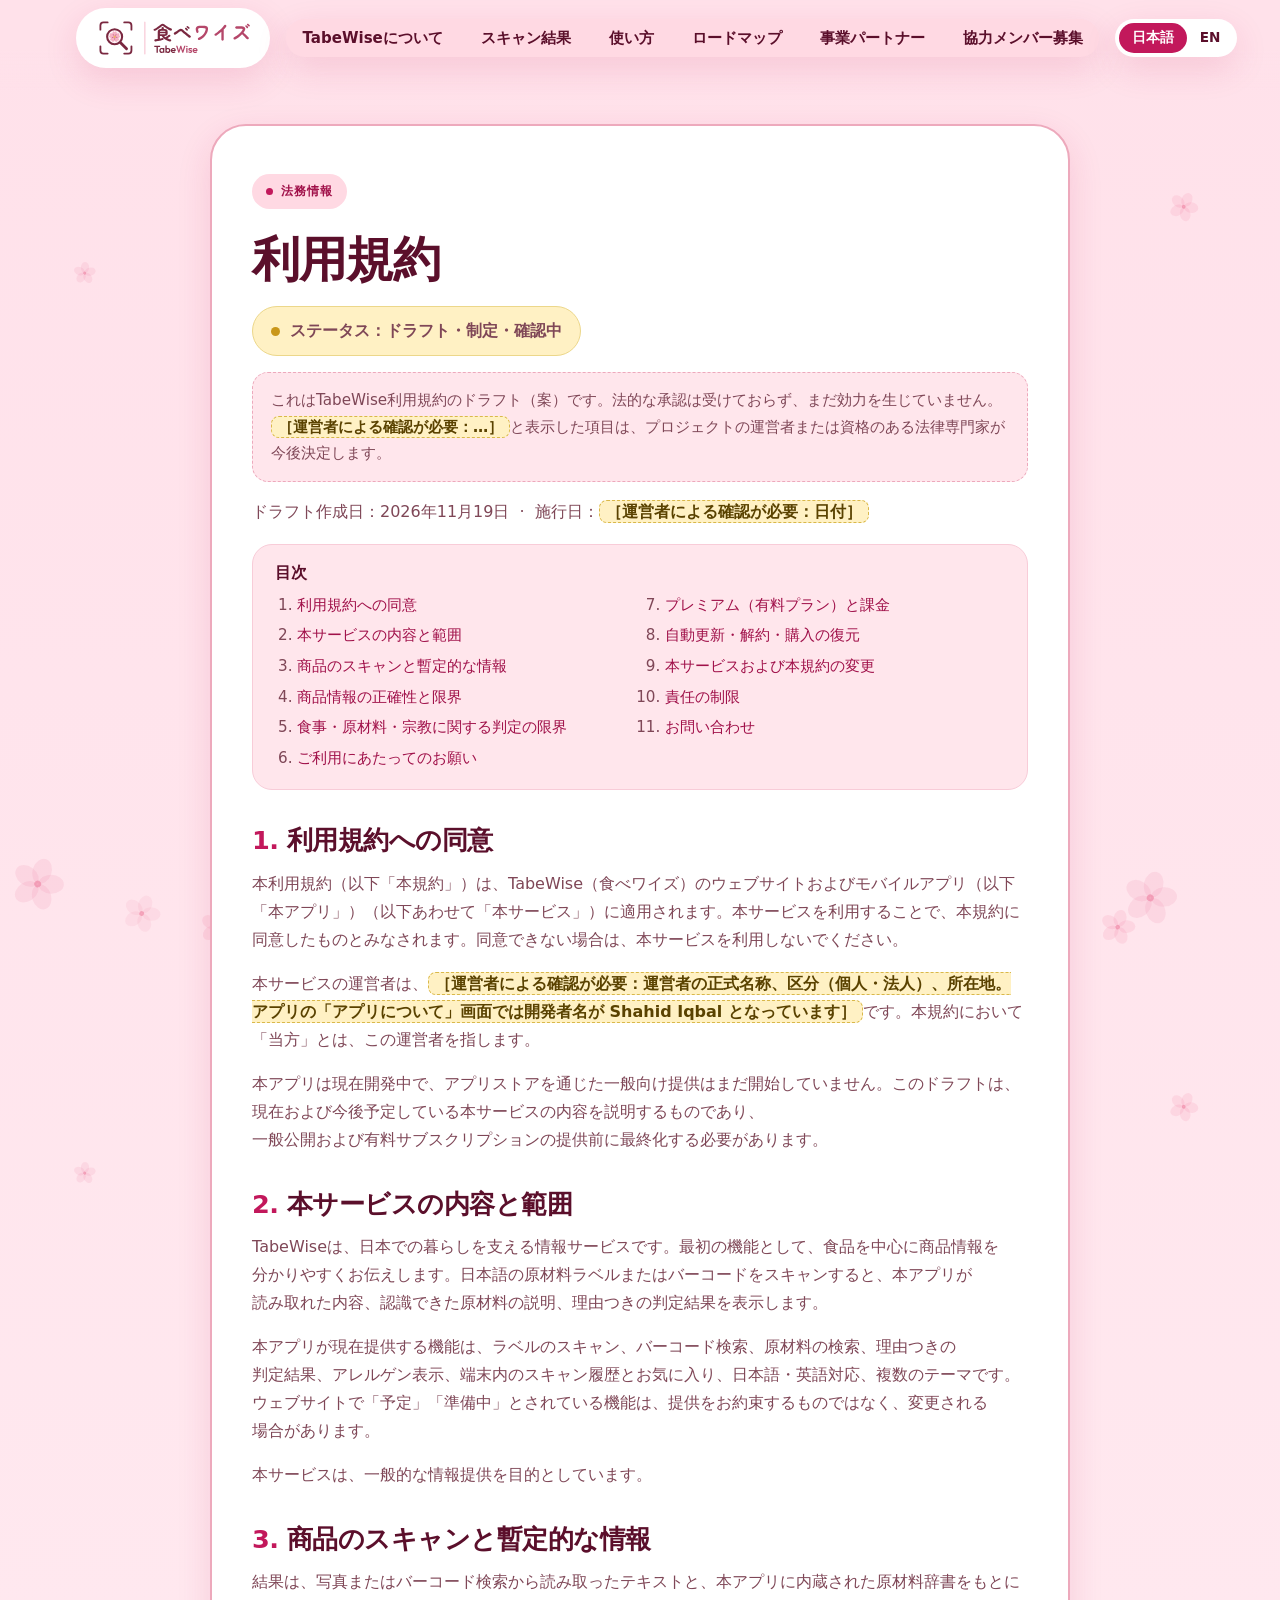
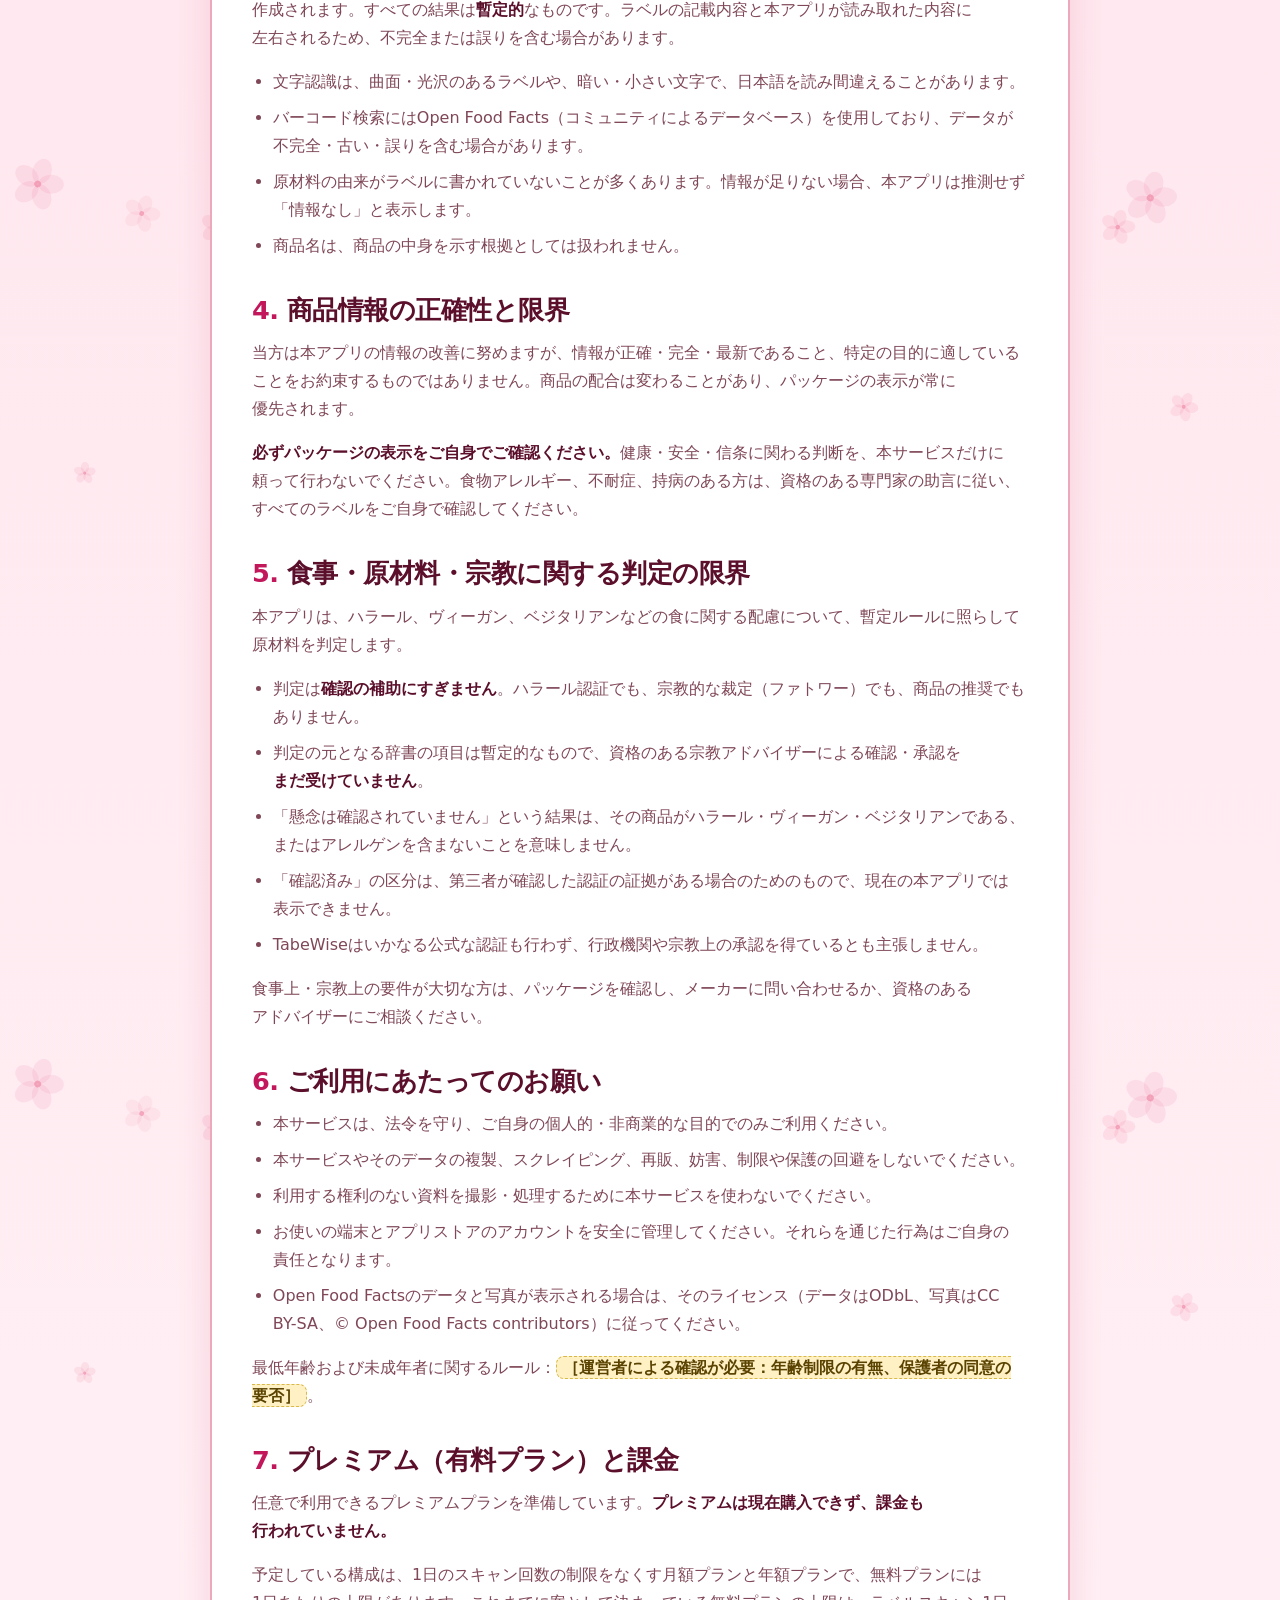
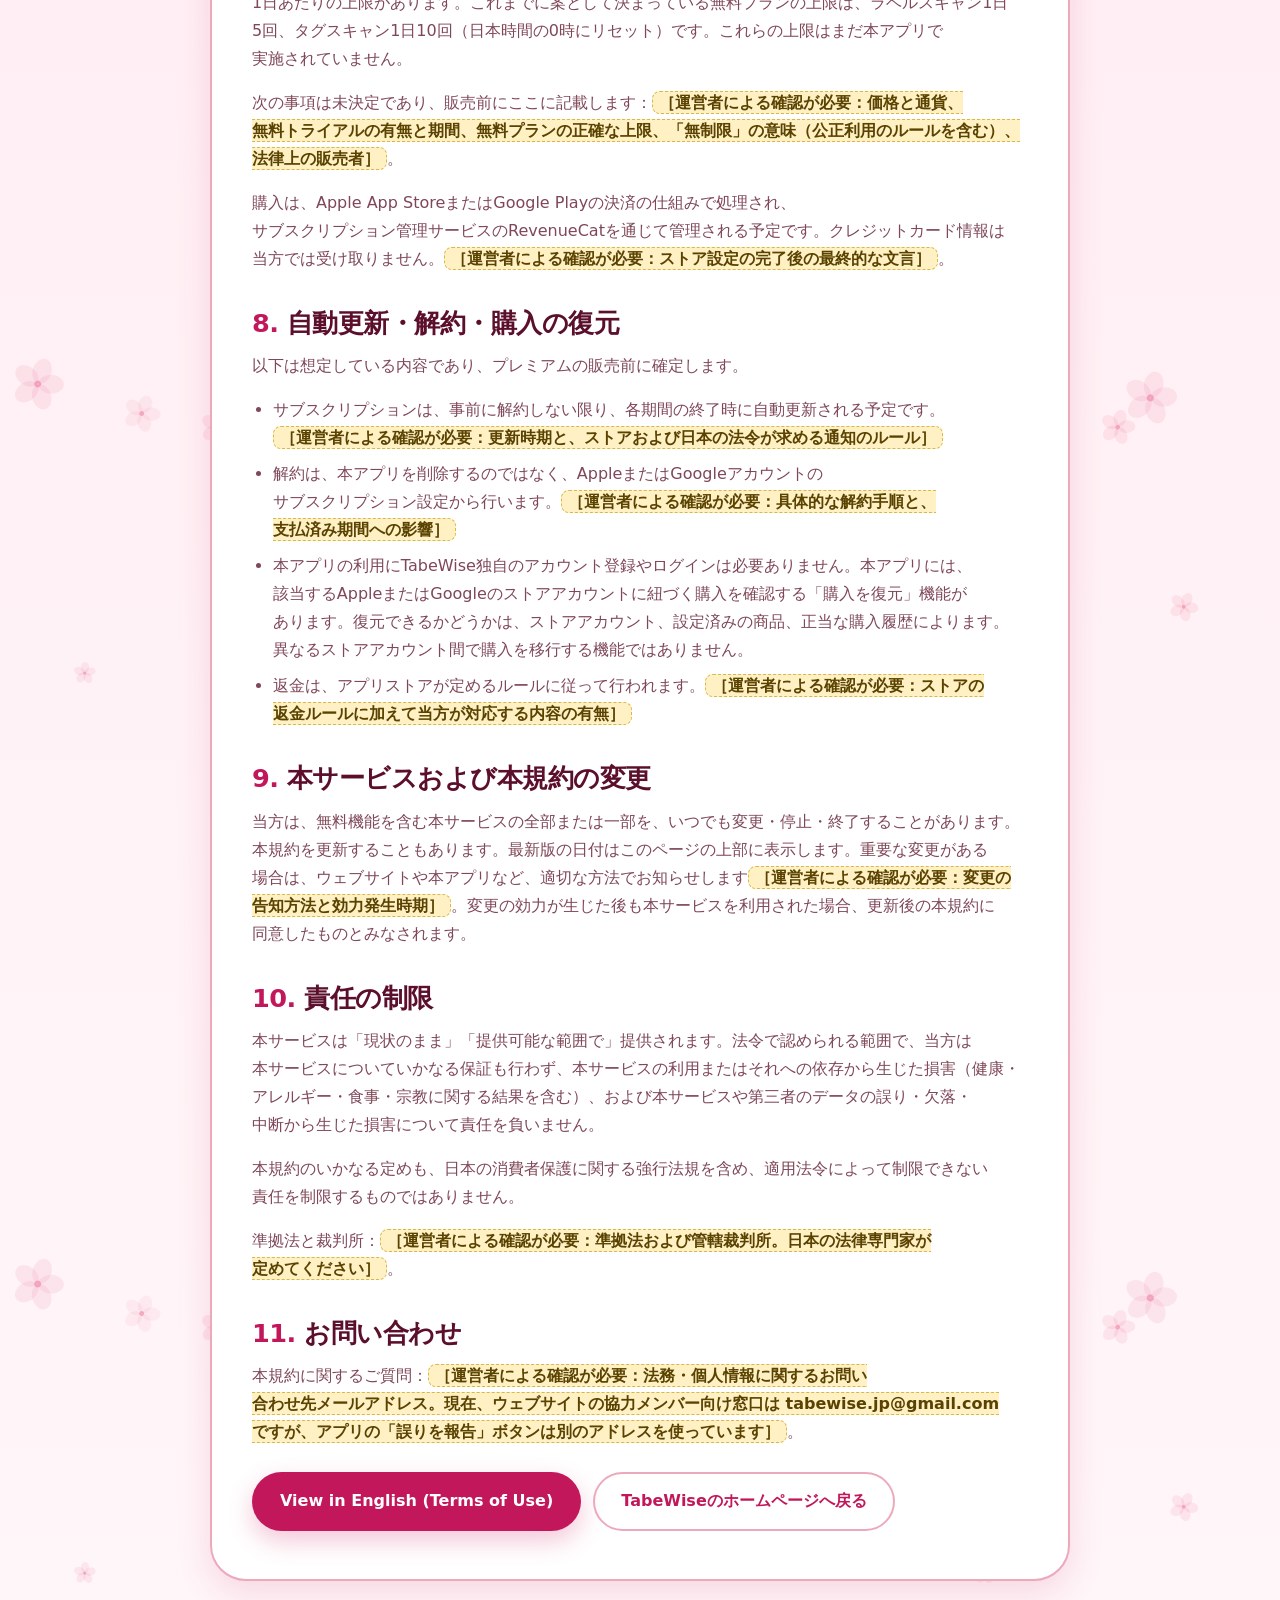
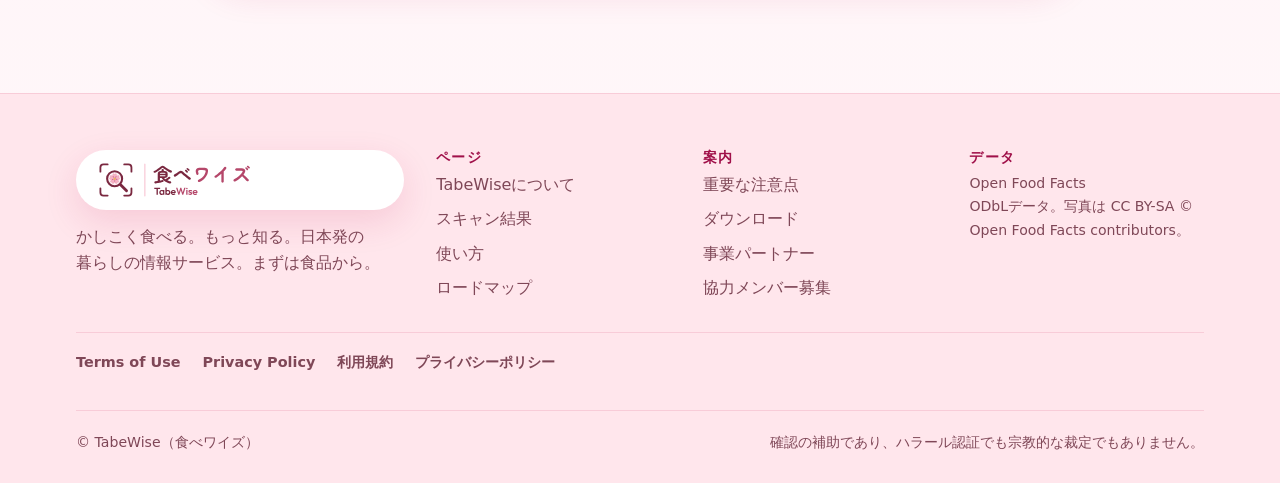
<file: terms-ja.html>
<!doctype html>
<html lang="ja">
<head>
<meta charset="utf-8">
<meta name="color-scheme" content="light">
<meta name="viewport" content="width=device-width, initial-scale=1">
<title>利用規約（ドラフト）｜TabeWise（食べワイズ）</title>
<meta name="description" content="TabeWise利用規約のドラフト（制定・確認中）。まだ効力を生じていません。">
<meta name="theme-color" content="#ffe1ea">
<link rel="icon" type="image/svg+xml" href="images/favicon.svg">
<link rel="icon" type="image/png" sizes="32x32" href="images/favicon-32.png">
<link rel="alternate" hreflang="en" href="terms.html">
<link rel="alternate" hreflang="ja" href="terms-ja.html">
<meta property="og:type" content="website">
<meta property="og:site_name" content="TabeWise">
<meta property="og:title" content="利用規約（ドラフト）｜TabeWise（食べワイズ）">
<meta property="og:description" content="TabeWise利用規約のドラフト（制定・確認中）。まだ効力を生じていません。">
<meta property="og:locale" content="ja_JP">
<link rel="stylesheet" href="css/style.css?v=14">
<link rel="stylesheet" href="css/legal.css?v=2">
</head>
<body>
<header class="nav">
  <div class="wrap">
    <a class="brand" href="index.html" aria-label="TabeWise 食べワイズ"><img src="images/tabewise-logo-animated.svg" width="166" height="52" alt="食べワイズ TabeWise"></a>
    <nav aria-label="Main" id="site-nav">
      <ul>
        <li><a href="index.html#about">TabeWiseについて</a></li>
        <li><a href="index.html#scan">スキャン結果</a></li>
        <li><a href="index.html#how">使い方</a></li>
        <li><a href="index.html#roadmap">ロードマップ</a></li>
        <li><a href="index.html#partners">事業パートナー</a></li>
        <li><a href="index.html#collaborators">協力メンバー募集</a></li>
      </ul>
    </nav>
    <div class="lang" role="group" aria-label="Language / 言語"><a href="terms-ja.html" lang="ja" hreflang="ja" aria-current="page">日本語</a><a href="terms.html" lang="en" hreflang="en">EN</a></div>
  </div>
</header>

<main id="main" class="legal-page">
  <div class="wrap">
    <article class="legal-card legal-doc">
      <span class="eyebrow">法務情報</span>
      <h1>利用規約</h1>
      <p class="legal-status" role="status"><i aria-hidden="true"></i><span>ステータス：ドラフト・制定・確認中</span></p>
      <p class="note">これはTabeWise利用規約のドラフト（案）です。法的な承認は受けておらず、まだ効力を生じていません。<mark class="confirm">［運営者による確認が必要：…］</mark>と表示した項目は、プロジェクトの運営者または資格のある法律専門家が今後決定します。</p>
      <p class="doc-meta">ドラフト作成日：2026年11月19日 &nbsp;·&nbsp; 施行日：<mark class="confirm">［運営者による確認が必要：日付］</mark></p>
      <nav class="toc" aria-label="目次"><h2>目次</h2><ol><li><a href="#acceptance">利用規約への同意</a></li><li><a href="#scope">本サービスの内容と範囲</a></li><li><a href="#scanning">商品のスキャンと暫定的な情報</a></li><li><a href="#accuracy">商品情報の正確性と限界</a></li><li><a href="#dietary">食事・原材料・宗教に関する判定の限界</a></li><li><a href="#responsibilities">ご利用にあたってのお願い</a></li><li><a href="#premium">プレミアム（有料プラン）と課金</a></li><li><a href="#renewal">自動更新・解約・購入の復元</a></li><li><a href="#changes">本サービスおよび本規約の変更</a></li><li><a href="#liability">責任の制限</a></li><li><a href="#contact">お問い合わせ</a></li></ol></nav>
<section class="doc-section" id="acceptance"><h2><span class="num">1.</span> 利用規約への同意</h2><p>本利用規約（以下「本規約」）は、TabeWise（食べワイズ）のウェブサイトおよびモバイルアプリ（以下「本アプリ」）（以下あわせて「本サービス」）に適用されます。本サービスを利用することで、本規約に同意したものとみなされます。同意できない場合は、本サービスを利用しないでください。</p><p>本サービスの運営者は、<mark class="confirm">［運営者による確認が必要：運営者の正式名称、区分（個人・法人）、所在地。アプリの「アプリについて」画面では開発者名が Shahid Iqbal となっています］</mark>です。本規約において「当方」とは、この運営者を指します。</p><p>本アプリは現在開発中で、アプリストアを通じた一般向け提供はまだ開始していません。このドラフトは、現在および今後予定している本サービスの内容を説明するものであり、一般公開および有料サブスクリプションの提供前に最終化する必要があります。</p></section>
<section class="doc-section" id="scope"><h2><span class="num">2.</span> 本サービスの内容と範囲</h2><p>TabeWiseは、日本での暮らしを支える情報サービスです。最初の機能として、食品を中心に商品情報を分かりやすくお伝えします。日本語の原材料ラベルまたはバーコードをスキャンすると、本アプリが読み取れた内容、認識できた原材料の説明、理由つきの判定結果を表示します。</p><p>本アプリが現在提供する機能は、ラベルのスキャン、バーコード検索、原材料の検索、理由つきの判定結果、アレルゲン表示、端末内のスキャン履歴とお気に入り、日本語・英語対応、複数のテーマです。ウェブサイトで「予定」「準備中」とされている機能は、提供をお約束するものではなく、変更される場合があります。</p><p>本サービスは、一般的な情報提供を目的としています。</p></section>
<section class="doc-section" id="scanning"><h2><span class="num">3.</span> 商品のスキャンと暫定的な情報</h2><p>結果は、写真またはバーコード検索から読み取ったテキストと、本アプリに内蔵された原材料辞書をもとに作成されます。すべての結果は<strong>暫定的</strong>なものです。ラベルの記載内容と本アプリが読み取れた内容に左右されるため、不完全または誤りを含む場合があります。</p><ul><li>文字認識は、曲面・光沢のあるラベルや、暗い・小さい文字で、日本語を読み間違えることがあります。</li><li>バーコード検索にはOpen Food Facts（コミュニティによるデータベース）を使用しており、データが不完全・古い・誤りを含む場合があります。</li><li>原材料の由来がラベルに書かれていないことが多くあります。情報が足りない場合、本アプリは推測せず「情報なし」と表示します。</li><li>商品名は、商品の中身を示す根拠としては扱われません。</li></ul></section>
<section class="doc-section" id="accuracy"><h2><span class="num">4.</span> 商品情報の正確性と限界</h2><p>当方は本アプリの情報の改善に努めますが、情報が正確・完全・最新であること、特定の目的に適していることをお約束するものではありません。商品の配合は変わることがあり、パッケージの表示が常に優先されます。</p><p><strong>必ずパッケージの表示をご自身でご確認ください。</strong>健康・安全・信条に関わる判断を、本サービスだけに頼って行わないでください。食物アレルギー、不耐症、持病のある方は、資格のある専門家の助言に従い、すべてのラベルをご自身で確認してください。</p></section>
<section class="doc-section" id="dietary"><h2><span class="num">5.</span> 食事・原材料・宗教に関する判定の限界</h2><p>本アプリは、ハラール、ヴィーガン、ベジタリアンなどの食に関する配慮について、暫定ルールに照らして原材料を判定します。</p><ul><li>判定は<strong>確認の補助にすぎません</strong>。ハラール認証でも、宗教的な裁定（ファトワー）でも、商品の推奨でもありません。</li><li>判定の元となる辞書の項目は暫定的なもので、資格のある宗教アドバイザーによる確認・承認を<strong>まだ受けていません</strong>。</li><li>「懸念は確認されていません」という結果は、その商品がハラール・ヴィーガン・ベジタリアンである、またはアレルゲンを含まないことを意味しません。</li><li>「確認済み」の区分は、第三者が確認した認証の証拠がある場合のためのもので、現在の本アプリでは表示できません。</li><li>TabeWiseはいかなる公式な認証も行わず、行政機関や宗教上の承認を得ているとも主張しません。</li></ul><p>食事上・宗教上の要件が大切な方は、パッケージを確認し、メーカーに問い合わせるか、資格のあるアドバイザーにご相談ください。</p></section>
<section class="doc-section" id="responsibilities"><h2><span class="num">6.</span> ご利用にあたってのお願い</h2><ul><li>本サービスは、法令を守り、ご自身の個人的・非商業的な目的でのみご利用ください。</li><li>本サービスやそのデータの複製、スクレイピング、再販、妨害、制限や保護の回避をしないでください。</li><li>利用する権利のない資料を撮影・処理するために本サービスを使わないでください。</li><li>お使いの端末とアプリストアのアカウントを安全に管理してください。それらを通じた行為はご自身の責任となります。</li><li>Open Food Factsのデータと写真が表示される場合は、そのライセンス（データはODbL、写真はCC BY-SA、© Open Food Facts contributors）に従ってください。</li></ul><p>最低年齢および未成年者に関するルール：<mark class="confirm">［運営者による確認が必要：年齢制限の有無、保護者の同意の要否］</mark>。</p></section>
<section class="doc-section" id="premium"><h2><span class="num">7.</span> プレミアム（有料プラン）と課金</h2><p>任意で利用できるプレミアムプランを準備しています。<strong>プレミアムは現在購入できず、課金も行われていません。</strong></p><p>予定している構成は、1日のスキャン回数の制限をなくす月額プランと年額プランで、無料プランには1日あたりの上限があります。これまでに案として決まっている無料プランの上限は、ラベルスキャン1日5回、タグスキャン1日10回（日本時間の0時にリセット）です。これらの上限はまだ本アプリで実施されていません。</p><p>次の事項は未決定であり、販売前にここに記載します：<mark class="confirm">［運営者による確認が必要：価格と通貨、無料トライアルの有無と期間、無料プランの正確な上限、「無制限」の意味（公正利用のルールを含む）、法律上の販売者］</mark>。</p><p>購入は、Apple App StoreまたはGoogle Playの決済の仕組みで処理され、サブスクリプション管理サービスのRevenueCatを通じて管理される予定です。クレジットカード情報は当方では受け取りません。<mark class="confirm">［運営者による確認が必要：ストア設定の完了後の最終的な文言］</mark>。</p></section>
<section class="doc-section" id="renewal"><h2><span class="num">8.</span> 自動更新・解約・購入の復元</h2><p>以下は想定している内容であり、プレミアムの販売前に確定します。</p><ul><li>サブスクリプションは、事前に解約しない限り、各期間の終了時に自動更新される予定です。<mark class="confirm">［運営者による確認が必要：更新時期と、ストアおよび日本の法令が求める通知のルール］</mark></li><li>解約は、本アプリを削除するのではなく、AppleまたはGoogleアカウントのサブスクリプション設定から行います。<mark class="confirm">［運営者による確認が必要：具体的な解約手順と、支払済み期間への影響］</mark></li><li>本アプリの利用にTabeWise独自のアカウント登録やログインは必要ありません。本アプリには、該当するAppleまたはGoogleのストアアカウントに紐づく購入を確認する「購入を復元」機能があります。復元できるかどうかは、ストアアカウント、設定済みの商品、正当な購入履歴によります。異なるストアアカウント間で購入を移行する機能ではありません。</li><li>返金は、アプリストアが定めるルールに従って行われます。<mark class="confirm">［運営者による確認が必要：ストアの返金ルールに加えて当方が対応する内容の有無］</mark></li></ul></section>
<section class="doc-section" id="changes"><h2><span class="num">9.</span> 本サービスおよび本規約の変更</h2><p>当方は、無料機能を含む本サービスの全部または一部を、いつでも変更・停止・終了することがあります。本規約を更新することもあります。最新版の日付はこのページの上部に表示します。重要な変更がある場合は、ウェブサイトや本アプリなど、適切な方法でお知らせします<mark class="confirm">［運営者による確認が必要：変更の告知方法と効力発生時期］</mark>。変更の効力が生じた後も本サービスを利用された場合、更新後の本規約に同意したものとみなされます。</p></section>
<section class="doc-section" id="liability"><h2><span class="num">10.</span> 責任の制限</h2><p>本サービスは「現状のまま」「提供可能な範囲で」提供されます。法令で認められる範囲で、当方は本サービスについていかなる保証も行わず、本サービスの利用またはそれへの依存から生じた損害（健康・アレルギー・食事・宗教に関する結果を含む）、および本サービスや第三者のデータの誤り・欠落・中断から生じた損害について責任を負いません。</p><p>本規約のいかなる定めも、日本の消費者保護に関する強行法規を含め、適用法令によって制限できない責任を制限するものではありません。</p><p>準拠法と裁判所：<mark class="confirm">［運営者による確認が必要：準拠法および管轄裁判所。日本の法律専門家が定めてください］</mark>。</p></section>
<section class="doc-section" id="contact"><h2><span class="num">11.</span> お問い合わせ</h2><p>本規約に関するご質問：<mark class="confirm">［運営者による確認が必要：法務・個人情報に関するお問い合わせ先メールアドレス。現在、ウェブサイトの協力メンバー向け窓口は tabewise.jp@gmail.com ですが、アプリの「誤りを報告」ボタンは別のアドレスを使っています］</mark>。</p></section>
      <div class="legal-actions">
        <a class="btn btn-primary" href="terms.html" lang="en" hreflang="en">View in English (Terms of Use)</a>
        <a class="btn btn-ghost" href="index.html">TabeWiseのホームページへ戻る</a>
      </div>
    </article>
  </div>
</main>

<footer>
  <div class="wrap">
    <div class="fgrid">
      <div>
        <a class="brand" href="index.html#top" aria-label="TabeWise 食べワイズ"><img src="images/tabewise-logo-animated.svg" width="166" height="52" alt="食べワイズ TabeWise"></a>
        <p class="foot-p">かしこく食べる。もっと知る。日本発の暮らしの情報サービス。まずは食品から。</p>
      </div>
      <div><h4>ページ</h4><ul><li><a href="index.html#about">TabeWiseについて</a></li><li><a href="index.html#scan">スキャン結果</a></li><li><a href="index.html#how">使い方</a></li><li><a href="index.html#roadmap">ロードマップ</a></li></ul></div>
      <div><h4>案内</h4><ul><li><a href="index.html#limits">重要な注意点</a></li><li><a href="index.html#download">ダウンロード</a></li><li><a href="index.html#partners">事業パートナー</a></li><li><a href="index.html#collaborators">協力メンバー募集</a></li></ul></div>
      <div><h4>データ</h4><p class="foot-p fsm"><a href="https://world.openfoodfacts.org/" rel="noopener">Open Food Facts</a><br><span>ODbLデータ。写真は CC BY-SA © Open Food Facts contributors。</span></p></div>
    </div>
    <nav class="legal-links" aria-label="Legal"><a href="terms.html" lang="en">Terms of Use</a><a href="privacy.html" lang="en">Privacy Policy</a><a href="terms-ja.html" lang="ja">利用規約</a><a href="privacy-ja.html" lang="ja">プライバシーポリシー</a></nav>
    <div class="small"><span>© TabeWise（食べワイズ）</span><span>確認の補助であり、ハラール認証でも宗教的な裁定でもありません。</span></div>
  </div>
</footer>
</body>
</html>
</file>
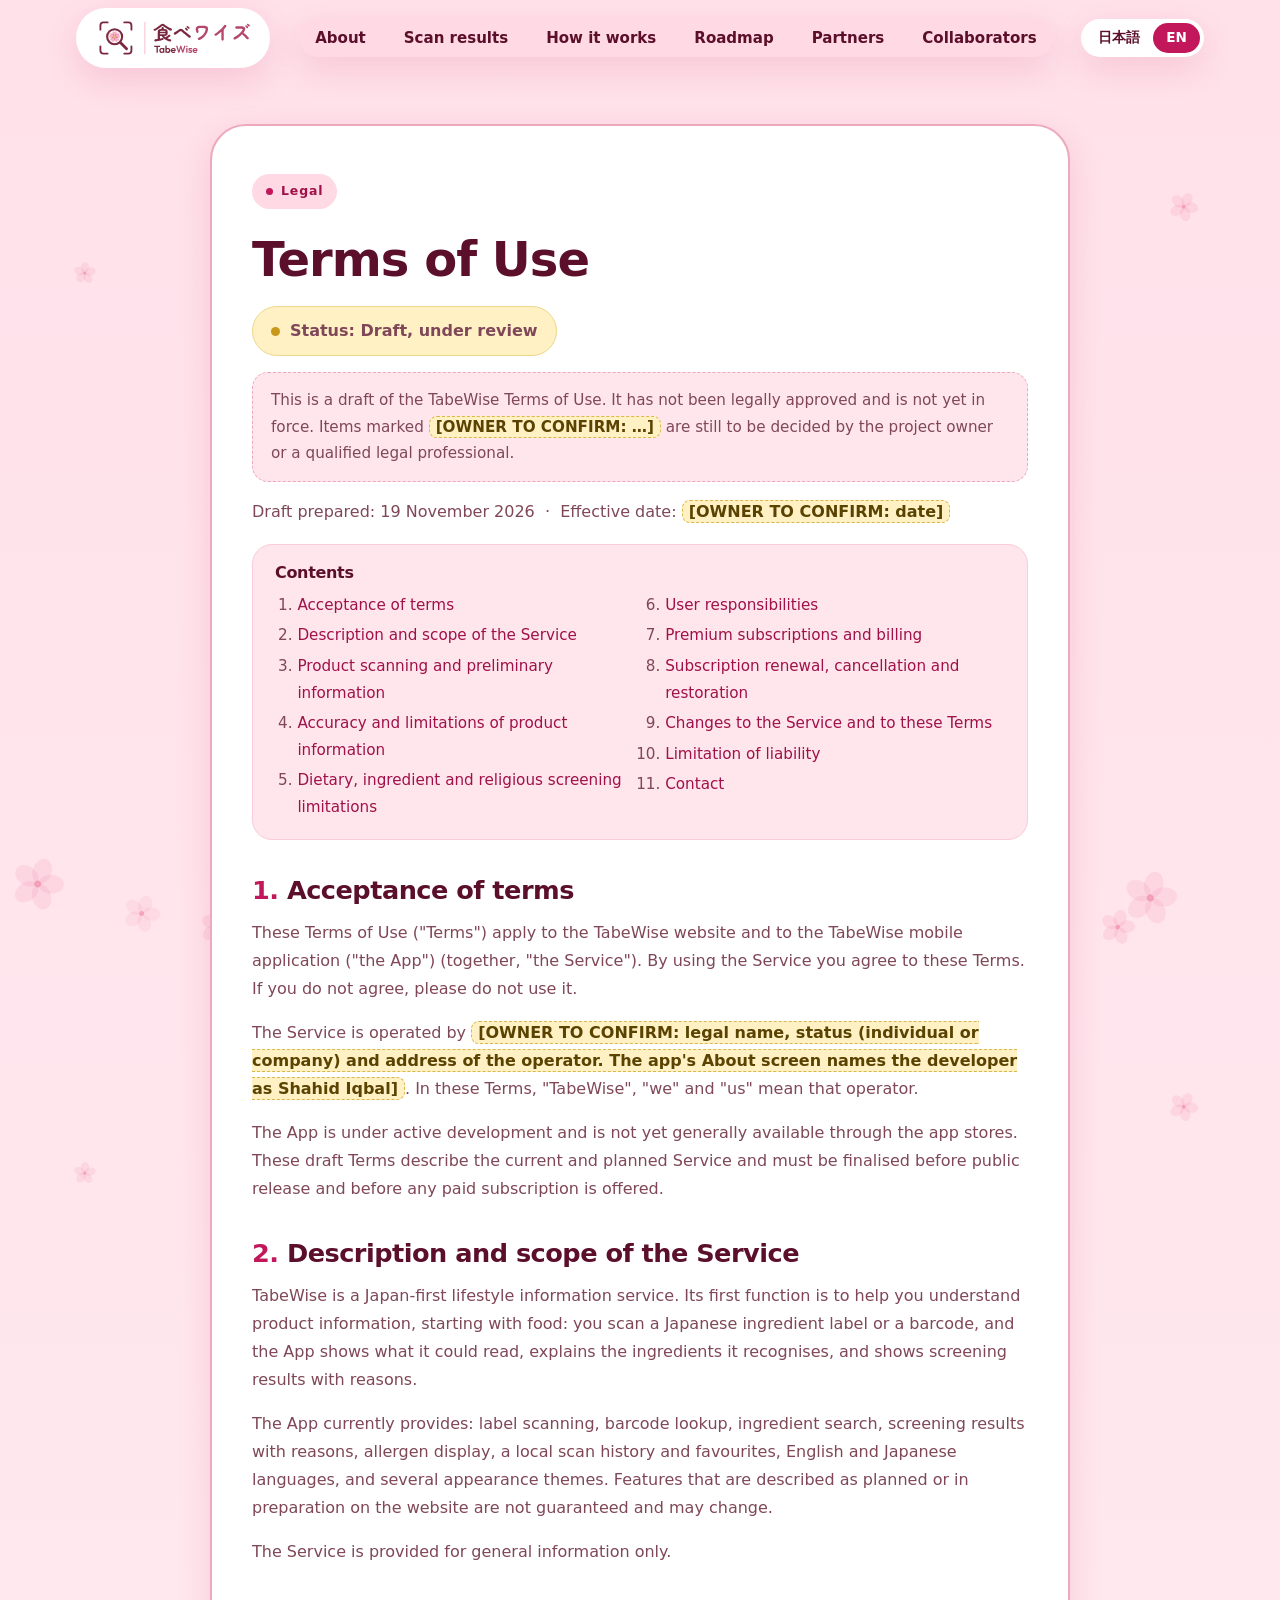
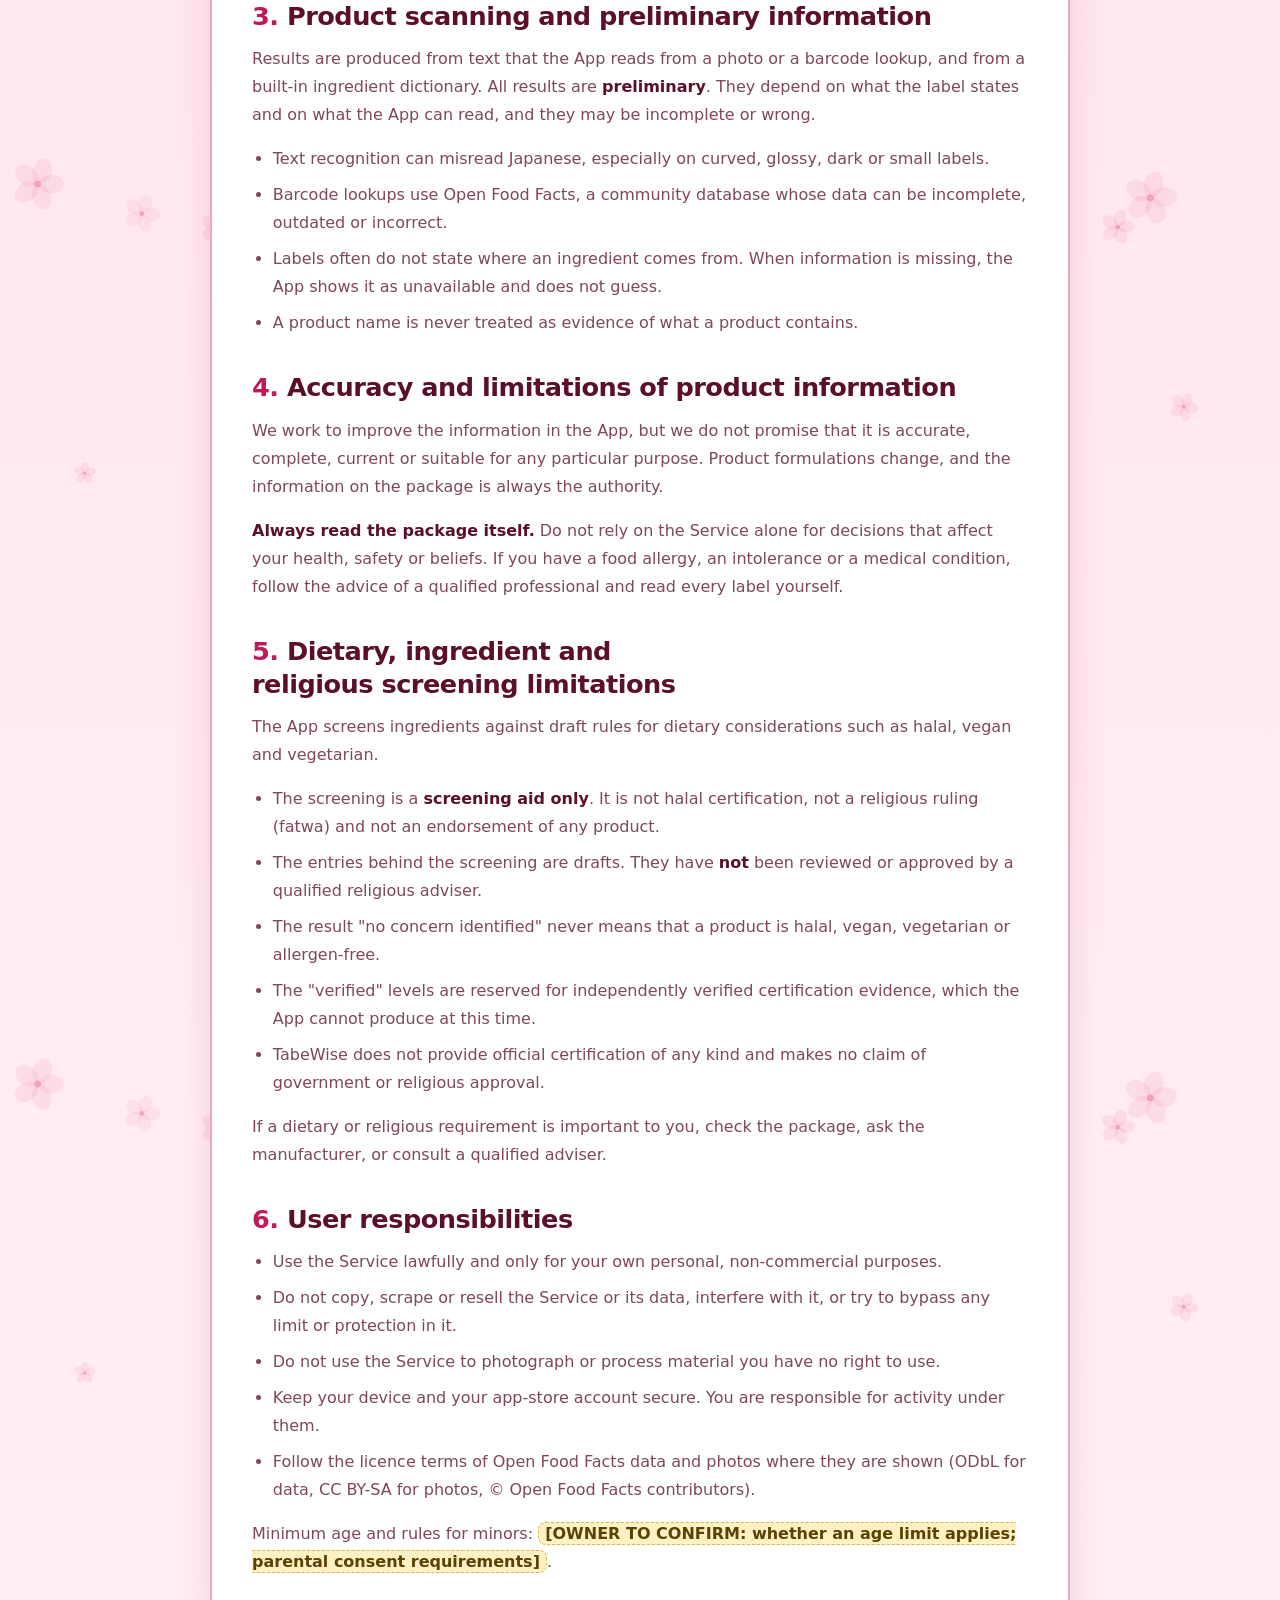
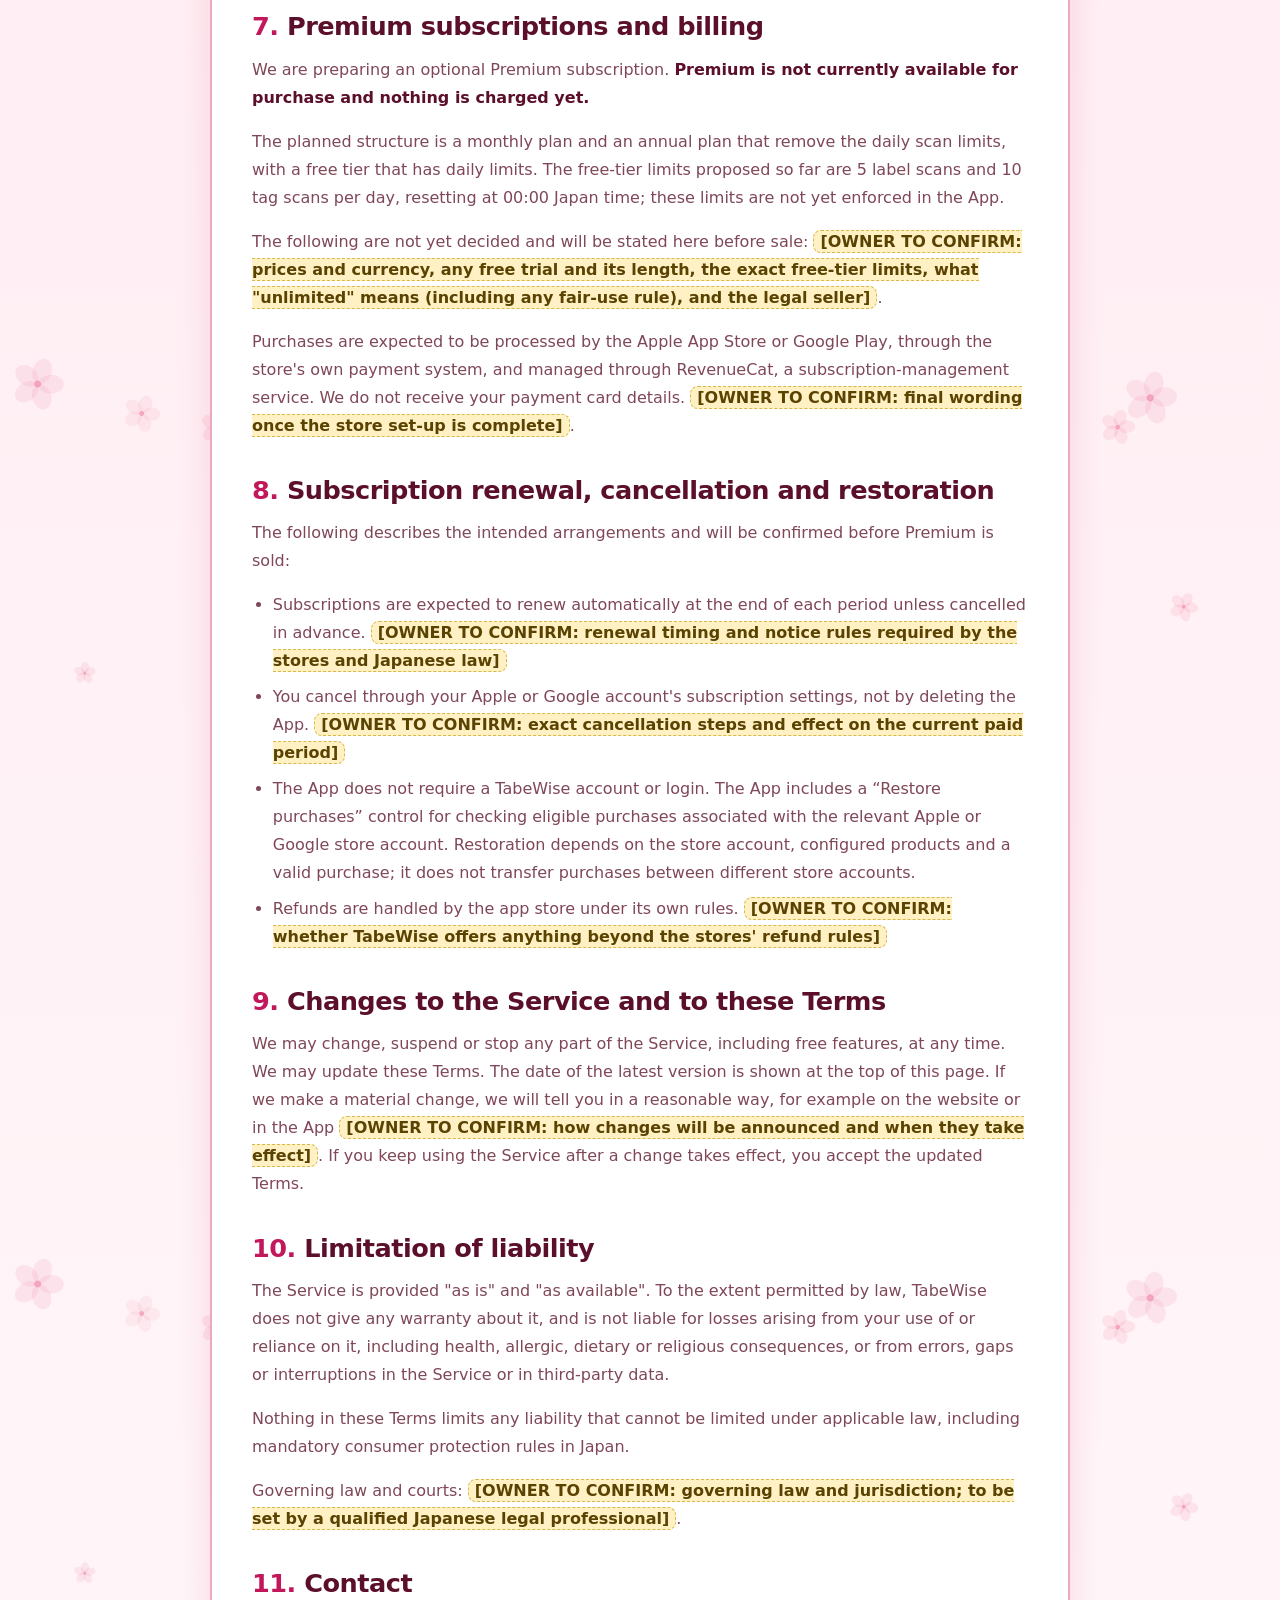
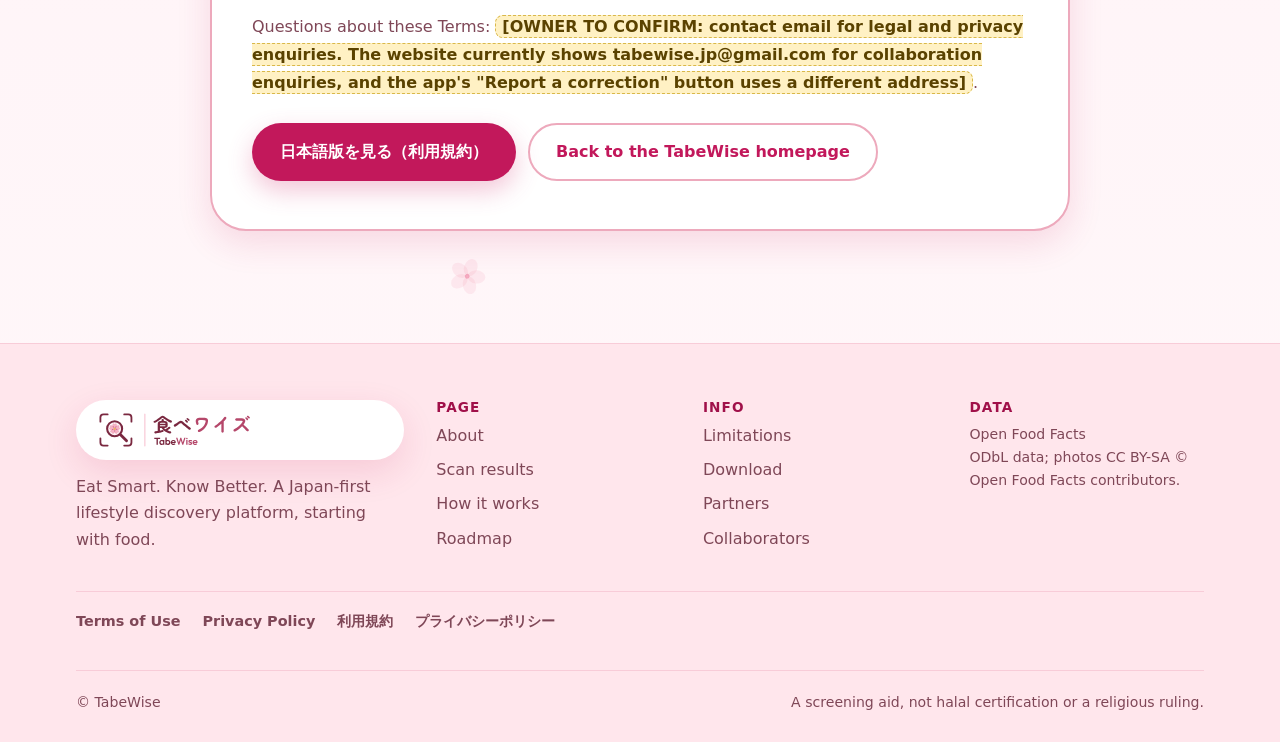
<file: terms.html>
<!doctype html>
<html lang="en">
<head>
<meta charset="utf-8">
<meta name="color-scheme" content="light">
<meta name="viewport" content="width=device-width, initial-scale=1">
<title>Terms of Use (Draft) | TabeWise</title>
<meta name="description" content="Draft TabeWise Terms of Use (under review). Not yet in force.">
<meta name="theme-color" content="#ffe1ea">
<link rel="icon" type="image/svg+xml" href="images/favicon.svg">
<link rel="icon" type="image/png" sizes="32x32" href="images/favicon-32.png">
<link rel="alternate" hreflang="en" href="terms.html">
<link rel="alternate" hreflang="ja" href="terms-ja.html">
<meta property="og:type" content="website">
<meta property="og:site_name" content="TabeWise">
<meta property="og:title" content="Terms of Use (Draft) | TabeWise">
<meta property="og:description" content="Draft TabeWise Terms of Use (under review). Not yet in force.">
<meta property="og:locale" content="en_US">
<link rel="stylesheet" href="css/style.css?v=14">
<link rel="stylesheet" href="css/legal.css?v=2">
</head>
<body>
<header class="nav">
  <div class="wrap">
    <a class="brand" href="index.html" aria-label="TabeWise 食べワイズ"><img src="images/tabewise-logo-animated.svg" width="166" height="52" alt="食べワイズ TabeWise"></a>
    <nav aria-label="Main" id="site-nav">
      <ul>
        <li><a href="index.html#about">About</a></li>
        <li><a href="index.html#scan">Scan results</a></li>
        <li><a href="index.html#how">How it works</a></li>
        <li><a href="index.html#roadmap">Roadmap</a></li>
        <li><a href="index.html#partners">Partners</a></li>
        <li><a href="index.html#collaborators">Collaborators</a></li>
      </ul>
    </nav>
    <div class="lang" role="group" aria-label="Language / 言語"><a href="terms-ja.html" lang="ja" hreflang="ja">日本語</a><a href="terms.html" lang="en" hreflang="en" aria-current="page">EN</a></div>
  </div>
</header>

<main id="main" class="legal-page">
  <div class="wrap">
    <article class="legal-card legal-doc">
      <span class="eyebrow">Legal</span>
      <h1>Terms of Use</h1>
      <p class="legal-status" role="status"><i aria-hidden="true"></i><span>Status: Draft, under review</span></p>
      <p class="note">This is a draft of the TabeWise Terms of Use. It has not been legally approved and is not yet in force. Items marked <mark class="confirm">[OWNER TO CONFIRM: …]</mark> are still to be decided by the project owner or a qualified legal professional.</p>
      <p class="doc-meta">Draft prepared: 19 November 2026 &nbsp;·&nbsp; Effective date: <mark class="confirm">[OWNER TO CONFIRM: date]</mark></p>
      <nav class="toc" aria-label="Contents"><h2>Contents</h2><ol><li><a href="#acceptance">Acceptance of terms</a></li><li><a href="#scope">Description and scope of the Service</a></li><li><a href="#scanning">Product scanning and preliminary information</a></li><li><a href="#accuracy">Accuracy and limitations of product information</a></li><li><a href="#dietary">Dietary, ingredient and religious screening limitations</a></li><li><a href="#responsibilities">User responsibilities</a></li><li><a href="#premium">Premium subscriptions and billing</a></li><li><a href="#renewal">Subscription renewal, cancellation and restoration</a></li><li><a href="#changes">Changes to the Service and to these Terms</a></li><li><a href="#liability">Limitation of liability</a></li><li><a href="#contact">Contact</a></li></ol></nav>
<section class="doc-section" id="acceptance"><h2><span class="num">1.</span> Acceptance of terms</h2><p>These Terms of Use ("Terms") apply to the TabeWise website and to the TabeWise mobile application ("the App") (together, "the Service"). By using the Service you agree to these Terms. If you do not agree, please do not use it.</p><p>The Service is operated by <mark class="confirm">[OWNER TO CONFIRM: legal name, status (individual or company) and address of the operator. The app's About screen names the developer as Shahid Iqbal]</mark>. In these Terms, "TabeWise", "we" and "us" mean that operator.</p><p>The App is under active development and is not yet generally available through the app stores. These draft Terms describe the current and planned Service and must be finalised before public release and before any paid subscription is offered.</p></section>
<section class="doc-section" id="scope"><h2><span class="num">2.</span> Description and scope of the Service</h2><p>TabeWise is a Japan-first lifestyle information service. Its first function is to help you understand product information, starting with food: you scan a Japanese ingredient label or a barcode, and the App shows what it could read, explains the ingredients it recognises, and shows screening results with reasons.</p><p>The App currently provides: label scanning, barcode lookup, ingredient search, screening results with reasons, allergen display, a local scan history and favourites, English and Japanese languages, and several appearance themes. Features that are described as planned or in preparation on the website are not guaranteed and may change.</p><p>The Service is provided for general information only.</p></section>
<section class="doc-section" id="scanning"><h2><span class="num">3.</span> Product scanning and preliminary information</h2><p>Results are produced from text that the App reads from a photo or a barcode lookup, and from a built-in ingredient dictionary. All results are <strong>preliminary</strong>. They depend on what the label states and on what the App can read, and they may be incomplete or wrong.</p><ul><li>Text recognition can misread Japanese, especially on curved, glossy, dark or small labels.</li><li>Barcode lookups use Open Food Facts, a community database whose data can be incomplete, outdated or incorrect.</li><li>Labels often do not state where an ingredient comes from. When information is missing, the App shows it as unavailable and does not guess.</li><li>A product name is never treated as evidence of what a product contains.</li></ul></section>
<section class="doc-section" id="accuracy"><h2><span class="num">4.</span> Accuracy and limitations of product information</h2><p>We work to improve the information in the App, but we do not promise that it is accurate, complete, current or suitable for any particular purpose. Product formulations change, and the information on the package is always the authority.</p><p><strong>Always read the package itself.</strong> Do not rely on the Service alone for decisions that affect your health, safety or beliefs. If you have a food allergy, an intolerance or a medical condition, follow the advice of a qualified professional and read every label yourself.</p></section>
<section class="doc-section" id="dietary"><h2><span class="num">5.</span> Dietary, ingredient and religious screening limitations</h2><p>The App screens ingredients against draft rules for dietary considerations such as halal, vegan and vegetarian.</p><ul><li>The screening is a <strong>screening aid only</strong>. It is not halal certification, not a religious ruling (fatwa) and not an endorsement of any product.</li><li>The entries behind the screening are drafts. They have <strong>not</strong> been reviewed or approved by a qualified religious adviser.</li><li>The result "no concern identified" never means that a product is halal, vegan, vegetarian or allergen-free.</li><li>The "verified" levels are reserved for independently verified certification evidence, which the App cannot produce at this time.</li><li>TabeWise does not provide official certification of any kind and makes no claim of government or religious approval.</li></ul><p>If a dietary or religious requirement is important to you, check the package, ask the manufacturer, or consult a qualified adviser.</p></section>
<section class="doc-section" id="responsibilities"><h2><span class="num">6.</span> User responsibilities</h2><ul><li>Use the Service lawfully and only for your own personal, non-commercial purposes.</li><li>Do not copy, scrape or resell the Service or its data, interfere with it, or try to bypass any limit or protection in it.</li><li>Do not use the Service to photograph or process material you have no right to use.</li><li>Keep your device and your app-store account secure. You are responsible for activity under them.</li><li>Follow the licence terms of Open Food Facts data and photos where they are shown (ODbL for data, CC BY-SA for photos, © Open Food Facts contributors).</li></ul><p>Minimum age and rules for minors: <mark class="confirm">[OWNER TO CONFIRM: whether an age limit applies; parental consent requirements]</mark>.</p></section>
<section class="doc-section" id="premium"><h2><span class="num">7.</span> Premium subscriptions and billing</h2><p>We are preparing an optional Premium subscription. <strong>Premium is not currently available for purchase and nothing is charged yet.</strong></p><p>The planned structure is a monthly plan and an annual plan that remove the daily scan limits, with a free tier that has daily limits. The free-tier limits proposed so far are 5 label scans and 10 tag scans per day, resetting at 00:00 Japan time; these limits are not yet enforced in the App.</p><p>The following are not yet decided and will be stated here before sale: <mark class="confirm">[OWNER TO CONFIRM: prices and currency, any free trial and its length, the exact free-tier limits, what "unlimited" means (including any fair-use rule), and the legal seller]</mark>.</p><p>Purchases are expected to be processed by the Apple App Store or Google Play, through the store's own payment system, and managed through RevenueCat, a subscription-management service. We do not receive your payment card details. <mark class="confirm">[OWNER TO CONFIRM: final wording once the store set-up is complete]</mark>.</p></section>
<section class="doc-section" id="renewal"><h2><span class="num">8.</span> Subscription renewal, cancellation and restoration</h2><p>The following describes the intended arrangements and will be confirmed before Premium is sold:</p><ul><li>Subscriptions are expected to renew automatically at the end of each period unless cancelled in advance. <mark class="confirm">[OWNER TO CONFIRM: renewal timing and notice rules required by the stores and Japanese law]</mark></li><li>You cancel through your Apple or Google account's subscription settings, not by deleting the App. <mark class="confirm">[OWNER TO CONFIRM: exact cancellation steps and effect on the current paid period]</mark></li><li>The App does not require a TabeWise account or login. The App includes a “Restore purchases” control for checking eligible purchases associated with the relevant Apple or Google store account. Restoration depends on the store account, configured products and a valid purchase; it does not transfer purchases between different store accounts.</li><li>Refunds are handled by the app store under its own rules. <mark class="confirm">[OWNER TO CONFIRM: whether TabeWise offers anything beyond the stores' refund rules]</mark></li></ul></section>
<section class="doc-section" id="changes"><h2><span class="num">9.</span> Changes to the Service and to these Terms</h2><p>We may change, suspend or stop any part of the Service, including free features, at any time. We may update these Terms. The date of the latest version is shown at the top of this page. If we make a material change, we will tell you in a reasonable way, for example on the website or in the App <mark class="confirm">[OWNER TO CONFIRM: how changes will be announced and when they take effect]</mark>. If you keep using the Service after a change takes effect, you accept the updated Terms.</p></section>
<section class="doc-section" id="liability"><h2><span class="num">10.</span> Limitation of liability</h2><p>The Service is provided "as is" and "as available". To the extent permitted by law, TabeWise does not give any warranty about it, and is not liable for losses arising from your use of or reliance on it, including health, allergic, dietary or religious consequences, or from errors, gaps or interruptions in the Service or in third-party data.</p><p>Nothing in these Terms limits any liability that cannot be limited under applicable law, including mandatory consumer protection rules in Japan.</p><p>Governing law and courts: <mark class="confirm">[OWNER TO CONFIRM: governing law and jurisdiction; to be set by a qualified Japanese legal professional]</mark>.</p></section>
<section class="doc-section" id="contact"><h2><span class="num">11.</span> Contact</h2><p>Questions about these Terms: <mark class="confirm">[OWNER TO CONFIRM: contact email for legal and privacy enquiries. The website currently shows tabewise.jp@gmail.com for collaboration enquiries, and the app's "Report a correction" button uses a different address]</mark>.</p></section>
      <div class="legal-actions">
        <a class="btn btn-primary" href="terms-ja.html" lang="ja" hreflang="ja">日本語版を見る（利用規約）</a>
        <a class="btn btn-ghost" href="index.html">Back to the TabeWise homepage</a>
      </div>
    </article>
  </div>
</main>

<footer>
  <div class="wrap">
    <div class="fgrid">
      <div>
        <a class="brand" href="index.html#top" aria-label="TabeWise 食べワイズ"><img src="images/tabewise-logo-animated.svg" width="166" height="52" alt="食べワイズ TabeWise"></a>
        <p class="foot-p">Eat Smart. Know Better. A Japan-first lifestyle discovery platform, starting with food.</p>
      </div>
      <div><h4>Page</h4><ul><li><a href="index.html#about">About</a></li><li><a href="index.html#scan">Scan results</a></li><li><a href="index.html#how">How it works</a></li><li><a href="index.html#roadmap">Roadmap</a></li></ul></div>
      <div><h4>Info</h4><ul><li><a href="index.html#limits">Limitations</a></li><li><a href="index.html#download">Download</a></li><li><a href="index.html#partners">Partners</a></li><li><a href="index.html#collaborators">Collaborators</a></li></ul></div>
      <div><h4>Data</h4><p class="foot-p fsm"><a href="https://world.openfoodfacts.org/" rel="noopener">Open Food Facts</a><br><span>ODbL data; photos CC BY-SA © Open Food Facts contributors.</span></p></div>
    </div>
    <nav class="legal-links" aria-label="Legal"><a href="terms.html" lang="en">Terms of Use</a><a href="privacy.html" lang="en">Privacy Policy</a><a href="terms-ja.html" lang="ja">利用規約</a><a href="privacy-ja.html" lang="ja">プライバシーポリシー</a></nav>
    <div class="small"><span>© TabeWise</span><span>A screening aid, not halal certification or a religious ruling.</span></div>
  </div>
</footer>
</body>
</html>
</file>
<file: css/style.css>
:root{
    --bg:#fff0f3; --bg2:#ffe6ec; --card:#ffffff; --ink:#5b0f2b; --muted:#7f4757;
    --pink:#ffd9e3; --pink2:#eda9bc; --rose:#c2185b; --rose-d:#a01049;
    --lav:#e9defc; --mint:#dcefc6; --peach:#ffe3d2; --sky:#dcedff; --butter:#fff1c4;
    --bg-top:#ffe1ea; --bg-bottom:#fff8fa; --on-rose:#fff; --cta-a:#d6336f; --cta-b:#a01049;
    --line:#f8ccd8; --shadow:0 12px 34px rgba(201,36,92,.14); --dark:#ffd9e3; --on-dark:#5b0f2b; --green:#1d6a1f;
  }
  *{box-sizing:border-box}
  html{scroll-behavior:smooth}
  body{margin:0;background:url("data:image/svg+xml,%3Csvg xmlns=%22http://www.w3.org/2000/svg%22 width=%22900%22 height=%22900%22 viewBox=%220 0 900 900%22%3E%3Cg transform=%22translate%28407.1 503.8%29 rotate%28168%29%22 fill=%22%23ec6f94%22 fill-opacity=%220.11%22%3E%3Cellipse cx=%220%22 cy=%22-13.1%22 rx=%229.3%22 ry=%2212.5%22 transform=%22rotate%280%29%22/%3E%3Cellipse cx=%220%22 cy=%22-13.1%22 rx=%229.3%22 ry=%2212.5%22 transform=%22rotate%2872%29%22/%3E%3Cellipse cx=%220%22 cy=%22-13.1%22 rx=%229.3%22 ry=%2212.5%22 transform=%22rotate%28144%29%22/%3E%3Cellipse cx=%220%22 cy=%22-13.1%22 rx=%229.3%22 ry=%2212.5%22 transform=%22rotate%28216%29%22/%3E%3Cellipse cx=%220%22 cy=%22-13.1%22 rx=%229.3%22 ry=%2212.5%22 transform=%22rotate%28288%29%22/%3E%3Ccircle r=%223.3%22 fill-opacity=%22.5%22/%3E%3C/g%3E%3Cg transform=%22translate%28528.6 166.2%29 rotate%28227%29%22 fill=%22%23ec6f94%22 fill-opacity=%220.13%22%3E%3Cellipse cx=%220%22 cy=%22-9.5%22 rx=%226.7%22 ry=%229.0%22 transform=%22rotate%280%29%22/%3E%3Cellipse cx=%220%22 cy=%22-9.5%22 rx=%226.7%22 ry=%229.0%22 transform=%22rotate%2872%29%22/%3E%3Cellipse cx=%220%22 cy=%22-9.5%22 rx=%226.7%22 ry=%229.0%22 transform=%22rotate%28144%29%22/%3E%3Cellipse cx=%220%22 cy=%22-9.5%22 rx=%226.7%22 ry=%229.0%22 transform=%22rotate%28216%29%22/%3E%3Cellipse cx=%220%22 cy=%22-9.5%22 rx=%226.7%22 ry=%229.0%22 transform=%22rotate%28288%29%22/%3E%3Ccircle r=%222.4%22 fill-opacity=%22.5%22/%3E%3C/g%3E%3Cg transform=%22translate%2884.7 273.1%29 rotate%28291%29%22 fill=%22%23ec6f94%22 fill-opacity=%220.12%22%3E%3Cellipse cx=%220%22 cy=%22-5.7%22 rx=%224.1%22 ry=%225.5%22 transform=%22rotate%280%29%22/%3E%3Cellipse cx=%220%22 cy=%22-5.7%22 rx=%224.1%22 ry=%225.5%22 transform=%22rotate%2872%29%22/%3E%3Cellipse cx=%220%22 cy=%22-5.7%22 rx=%224.1%22 ry=%225.5%22 transform=%22rotate%28144%29%22/%3E%3Cellipse cx=%220%22 cy=%22-5.7%22 rx=%224.1%22 ry=%225.5%22 transform=%22rotate%28216%29%22/%3E%3Cellipse cx=%220%22 cy=%22-5.7%22 rx=%224.1%22 ry=%225.5%22 transform=%22rotate%28288%29%22/%3E%3Ccircle r=%221.5%22 fill-opacity=%22.5%22/%3E%3C/g%3E%3Cg transform=%22translate%2837.7 -16.0%29 rotate%28235%29%22 fill=%22%23ec6f94%22 fill-opacity=%220.12%22%3E%3Cellipse cx=%220%22 cy=%22-13.4%22 rx=%229.5%22 ry=%2212.8%22 transform=%22rotate%280%29%22/%3E%3Cellipse cx=%220%22 cy=%22-13.4%22 rx=%229.5%22 ry=%2212.8%22 transform=%22rotate%2872%29%22/%3E%3Cellipse cx=%220%22 cy=%22-13.4%22 rx=%229.5%22 ry=%2212.8%22 transform=%22rotate%28144%29%22/%3E%3Cellipse cx=%220%22 cy=%22-13.4%22 rx=%229.5%22 ry=%2212.8%22 transform=%22rotate%28216%29%22/%3E%3Cellipse cx=%220%22 cy=%22-13.4%22 rx=%229.5%22 ry=%2212.8%22 transform=%22rotate%28288%29%22/%3E%3Ccircle r=%223.4%22 fill-opacity=%22.5%22/%3E%3C/g%3E%3Cg transform=%22translate%2837.7 884.0%29 rotate%28235%29%22 fill=%22%23ec6f94%22 fill-opacity=%220.12%22%3E%3Cellipse cx=%220%22 cy=%22-13.4%22 rx=%229.5%22 ry=%2212.8%22 transform=%22rotate%280%29%22/%3E%3Cellipse cx=%220%22 cy=%22-13.4%22 rx=%229.5%22 ry=%2212.8%22 transform=%22rotate%2872%29%22/%3E%3Cellipse cx=%220%22 cy=%22-13.4%22 rx=%229.5%22 ry=%2212.8%22 transform=%22rotate%28144%29%22/%3E%3Cellipse cx=%220%22 cy=%22-13.4%22 rx=%229.5%22 ry=%2212.8%22 transform=%22rotate%28216%29%22/%3E%3Cellipse cx=%220%22 cy=%22-13.4%22 rx=%229.5%22 ry=%2212.8%22 transform=%22rotate%28288%29%22/%3E%3Ccircle r=%223.4%22 fill-opacity=%22.5%22/%3E%3C/g%3E%3Cg transform=%22translate%28937.7 -16.0%29 rotate%28235%29%22 fill=%22%23ec6f94%22 fill-opacity=%220.12%22%3E%3Cellipse cx=%220%22 cy=%22-13.4%22 rx=%229.5%22 ry=%2212.8%22 transform=%22rotate%280%29%22/%3E%3Cellipse cx=%220%22 cy=%22-13.4%22 rx=%229.5%22 ry=%2212.8%22 transform=%22rotate%2872%29%22/%3E%3Cellipse cx=%220%22 cy=%22-13.4%22 rx=%229.5%22 ry=%2212.8%22 transform=%22rotate%28144%29%22/%3E%3Cellipse cx=%220%22 cy=%22-13.4%22 rx=%229.5%22 ry=%2212.8%22 transform=%22rotate%28216%29%22/%3E%3Cellipse cx=%220%22 cy=%22-13.4%22 rx=%229.5%22 ry=%2212.8%22 transform=%22rotate%28288%29%22/%3E%3Ccircle r=%223.4%22 fill-opacity=%22.5%22/%3E%3C/g%3E%3Cg transform=%22translate%28937.7 884.0%29 rotate%28235%29%22 fill=%22%23ec6f94%22 fill-opacity=%220.12%22%3E%3Cellipse cx=%220%22 cy=%22-13.4%22 rx=%229.5%22 ry=%2212.8%22 transform=%22rotate%280%29%22/%3E%3Cellipse cx=%220%22 cy=%22-13.4%22 rx=%229.5%22 ry=%2212.8%22 transform=%22rotate%2872%29%22/%3E%3Cellipse cx=%220%22 cy=%22-13.4%22 rx=%229.5%22 ry=%2212.8%22 transform=%22rotate%28144%29%22/%3E%3Cellipse cx=%220%22 cy=%22-13.4%22 rx=%229.5%22 ry=%2212.8%22 transform=%22rotate%28216%29%22/%3E%3Cellipse cx=%220%22 cy=%22-13.4%22 rx=%229.5%22 ry=%2212.8%22 transform=%22rotate%28288%29%22/%3E%3Ccircle r=%223.4%22 fill-opacity=%22.5%22/%3E%3C/g%3E%3Cg transform=%22translate%28141.7 13.5%29 rotate%2821%29%22 fill=%22%23ec6f94%22 fill-opacity=%220.09%22%3E%3Cellipse cx=%220%22 cy=%22-9.6%22 rx=%226.8%22 ry=%229.2%22 transform=%22rotate%280%29%22/%3E%3Cellipse cx=%220%22 cy=%22-9.6%22 rx=%226.8%22 ry=%229.2%22 transform=%22rotate%2872%29%22/%3E%3Cellipse cx=%220%22 cy=%22-9.6%22 rx=%226.8%22 ry=%229.2%22 transform=%22rotate%28144%29%22/%3E%3Cellipse cx=%220%22 cy=%22-9.6%22 rx=%226.8%22 ry=%229.2%22 transform=%22rotate%28216%29%22/%3E%3Cellipse cx=%220%22 cy=%22-9.6%22 rx=%226.8%22 ry=%229.2%22 transform=%22rotate%28288%29%22/%3E%3Ccircle r=%222.4%22 fill-opacity=%22.5%22/%3E%3C/g%3E%3Cg transform=%22translate%28141.7 913.5%29 rotate%2821%29%22 fill=%22%23ec6f94%22 fill-opacity=%220.09%22%3E%3Cellipse cx=%220%22 cy=%22-9.6%22 rx=%226.8%22 ry=%229.2%22 transform=%22rotate%280%29%22/%3E%3Cellipse cx=%220%22 cy=%22-9.6%22 rx=%226.8%22 ry=%229.2%22 transform=%22rotate%2872%29%22/%3E%3Cellipse cx=%220%22 cy=%22-9.6%22 rx=%226.8%22 ry=%229.2%22 transform=%22rotate%28144%29%22/%3E%3Cellipse cx=%220%22 cy=%22-9.6%22 rx=%226.8%22 ry=%229.2%22 transform=%22rotate%28216%29%22/%3E%3Cellipse cx=%220%22 cy=%22-9.6%22 rx=%226.8%22 ry=%229.2%22 transform=%22rotate%28288%29%22/%3E%3Ccircle r=%222.4%22 fill-opacity=%22.5%22/%3E%3C/g%3E%3Cg transform=%22translate%28217.7 27.1%29 rotate%28159%29%22 fill=%22%23ec6f94%22 fill-opacity=%220.13%22%3E%3Cellipse cx=%220%22 cy=%22-9.0%22 rx=%226.4%22 ry=%228.6%22 transform=%22rotate%280%29%22/%3E%3Cellipse cx=%220%22 cy=%22-9.0%22 rx=%226.4%22 ry=%228.6%22 transform=%22rotate%2872%29%22/%3E%3Cellipse cx=%220%22 cy=%22-9.0%22 rx=%226.4%22 ry=%228.6%22 transform=%22rotate%28144%29%22/%3E%3Cellipse cx=%220%22 cy=%22-9.0%22 rx=%226.4%22 ry=%228.6%22 transform=%22rotate%28216%29%22/%3E%3Cellipse cx=%220%22 cy=%22-9.0%22 rx=%226.4%22 ry=%228.6%22 transform=%22rotate%28288%29%22/%3E%3Ccircle r=%222.3%22 fill-opacity=%22.5%22/%3E%3C/g%3E%3Cg transform=%22translate%28217.7 927.1%29 rotate%28159%29%22 fill=%22%23ec6f94%22 fill-opacity=%220.13%22%3E%3Cellipse cx=%220%22 cy=%22-9.0%22 rx=%226.4%22 ry=%228.6%22 transform=%22rotate%280%29%22/%3E%3Cellipse cx=%220%22 cy=%22-9.0%22 rx=%226.4%22 ry=%228.6%22 transform=%22rotate%2872%29%22/%3E%3Cellipse cx=%220%22 cy=%22-9.0%22 rx=%226.4%22 ry=%228.6%22 transform=%22rotate%28144%29%22/%3E%3Cellipse cx=%220%22 cy=%22-9.0%22 rx=%226.4%22 ry=%228.6%22 transform=%22rotate%28216%29%22/%3E%3Cellipse cx=%220%22 cy=%22-9.0%22 rx=%226.4%22 ry=%228.6%22 transform=%22rotate%28288%29%22/%3E%3Ccircle r=%222.3%22 fill-opacity=%22.5%22/%3E%3C/g%3E%3Cg transform=%22translate%28467.2 576.3%29 rotate%28238%29%22 fill=%22%23ec6f94%22 fill-opacity=%220.11%22%3E%3Cellipse cx=%220%22 cy=%22-9.3%22 rx=%226.6%22 ry=%228.9%22 transform=%22rotate%280%29%22/%3E%3Cellipse cx=%220%22 cy=%22-9.3%22 rx=%226.6%22 ry=%228.9%22 transform=%22rotate%2872%29%22/%3E%3Cellipse cx=%220%22 cy=%22-9.3%22 rx=%226.6%22 ry=%228.9%22 transform=%22rotate%28144%29%22/%3E%3Cellipse cx=%220%22 cy=%22-9.3%22 rx=%226.6%22 ry=%228.9%22 transform=%22rotate%28216%29%22/%3E%3Cellipse cx=%220%22 cy=%22-9.3%22 rx=%226.6%22 ry=%228.9%22 transform=%22rotate%28288%29%22/%3E%3Ccircle r=%222.4%22 fill-opacity=%22.5%22/%3E%3C/g%3E%3Cg transform=%22translate%28250.3 -2.1%29 rotate%28302%29%22 fill=%22%23ec6f94%22 fill-opacity=%220.12%22%3E%3Cellipse cx=%220%22 cy=%22-13.7%22 rx=%229.7%22 ry=%2213.1%22 transform=%22rotate%280%29%22/%3E%3Cellipse cx=%220%22 cy=%22-13.7%22 rx=%229.7%22 ry=%2213.1%22 transform=%22rotate%2872%29%22/%3E%3Cellipse cx=%220%22 cy=%22-13.7%22 rx=%229.7%22 ry=%2213.1%22 transform=%22rotate%28144%29%22/%3E%3Cellipse cx=%220%22 cy=%22-13.7%22 rx=%229.7%22 ry=%2213.1%22 transform=%22rotate%28216%29%22/%3E%3Cellipse cx=%220%22 cy=%22-13.7%22 rx=%229.7%22 ry=%2213.1%22 transform=%22rotate%28288%29%22/%3E%3Ccircle r=%223.5%22 fill-opacity=%22.5%22/%3E%3C/g%3E%3Cg transform=%22translate%28250.3 897.9%29 rotate%28302%29%22 fill=%22%23ec6f94%22 fill-opacity=%220.12%22%3E%3Cellipse cx=%220%22 cy=%22-13.7%22 rx=%229.7%22 ry=%2213.1%22 transform=%22rotate%280%29%22/%3E%3Cellipse cx=%220%22 cy=%22-13.7%22 rx=%229.7%22 ry=%2213.1%22 transform=%22rotate%2872%29%22/%3E%3Cellipse cx=%220%22 cy=%22-13.7%22 rx=%229.7%22 ry=%2213.1%22 transform=%22rotate%28144%29%22/%3E%3Cellipse cx=%220%22 cy=%22-13.7%22 rx=%229.7%22 ry=%2213.1%22 transform=%22rotate%28216%29%22/%3E%3Cellipse cx=%220%22 cy=%22-13.7%22 rx=%229.7%22 ry=%2213.1%22 transform=%22rotate%28288%29%22/%3E%3Ccircle r=%223.5%22 fill-opacity=%22.5%22/%3E%3C/g%3E%3Cg transform=%22translate%28283.7 206.7%29 rotate%2825%29%22 fill=%22%23ec6f94%22 fill-opacity=%220.13%22%3E%3Cellipse cx=%220%22 cy=%22-7.5%22 rx=%225.3%22 ry=%227.2%22 transform=%22rotate%280%29%22/%3E%3Cellipse cx=%220%22 cy=%22-7.5%22 rx=%225.3%22 ry=%227.2%22 transform=%22rotate%2872%29%22/%3E%3Cellipse cx=%220%22 cy=%22-7.5%22 rx=%225.3%22 ry=%227.2%22 transform=%22rotate%28144%29%22/%3E%3Cellipse cx=%220%22 cy=%22-7.5%22 rx=%225.3%22 ry=%227.2%22 transform=%22rotate%28216%29%22/%3E%3Cellipse cx=%220%22 cy=%22-7.5%22 rx=%225.3%22 ry=%227.2%22 transform=%22rotate%28288%29%22/%3E%3Ccircle r=%221.9%22 fill-opacity=%22.5%22/%3E%3C/g%3E%3C/svg%3E") 0 0/900px,linear-gradient(180deg,var(--bg-top),var(--bg-bottom));background-color:var(--bg);color:var(--ink);font:16px/1.65 Roboto,system-ui,-apple-system,"Hiragino Sans","Noto Sans JP",Segoe UI,sans-serif;overflow-x:hidden}
  a{color:var(--rose)}
  h1,h2,h3,h4{line-height:1.15;margin:0 0 .5em;letter-spacing:-.02em}
  p{margin:0 0 1em}
  .wrap{max-width:1160px;margin:0 auto;padding:0 16px}
  section{padding:80px 0}
  h2{font-size:clamp(1.8rem,4.5vw,2.8rem)}
  .eyebrow{display:inline-flex;align-items:center;gap:8px;background:var(--pink);color:var(--rose-d);font-weight:700;font-size:.78rem;letter-spacing:.07em;text-transform:uppercase;padding:7px 14px;border-radius:999px;margin-bottom:16px}
  .eyebrow::before{content:"";width:7px;height:7px;border-radius:50%;background:var(--rose)}
  .lead{color:var(--muted);font-size:1.1rem;max-width:40em}

  .btn{display:inline-flex;align-items:center;gap:8px;padding:14px 26px;border-radius:999px;font-weight:700;text-decoration:none;transition:.2s;border:2px solid transparent}
  .btn:hover{transform:translateY(-2px)}
  .btn-primary{background:var(--rose);color:var(--on-rose);box-shadow:0 10px 24px rgba(214,69,126,.3)}
  .btn-primary:hover{background:var(--rose-d)}
  .btn-ghost{background:transparent;color:var(--rose);border-color:var(--pink2)}
  .link{font-weight:700;text-decoration:none}
  .link::after{content:" →"}

  /* nav */
  header.nav{position:sticky;top:0;z-index:20;background:transparent;pointer-events:none}.nav .wrap>*{pointer-events:auto}
  .nav .wrap{display:flex;align-items:center;justify-content:space-between;height:76px;gap:16px}.brand{background:var(--card);padding:6px 14px 6px 8px;border-radius:999px;box-shadow:var(--shadow)}
  .brand{display:flex;align-items:center;gap:10px;font-weight:800;font-size:1.1rem;color:var(--ink);text-decoration:none}
  .logo{width:36px;height:36px;display:grid;place-items:center}.lang{display:flex;background:var(--card);border-radius:999px;padding:4px;box-shadow:var(--shadow)}.lang button{border:0;background:transparent;color:var(--ink);font-weight:700;font-size:.85rem;line-height:1;font-family:inherit;padding:8px 13px;border-radius:999px;cursor:pointer}.lang button[aria-pressed=true]{background:var(--rose);color:var(--on-rose)}
  .wm{font-weight:800;letter-spacing:-.4px;color:var(--ink)}.wm i{font-style:normal;font-size:.5em;letter-spacing:.12em;color:var(--rose);margin-left:.6em;font-weight:700}.lens{width:100%;height:100%;display:block}
  .nav ul{background:var(--pink);border-radius:999px;padding:6px 10px;box-shadow:var(--shadow);display:flex;gap:6px;list-style:none;margin:0;padding:0}
  .nav ul a{text-decoration:none;color:var(--ink);font-weight:600;font-size:.94rem;padding:7px 16px;border-radius:999px;display:block}
  .nav ul a:hover{background:#fff;color:var(--rose-d)}
  

  /* hero */
  .hero{position:relative;overflow:hidden;margin:-76px 12px 0;border-radius:0 0 40px 40px;padding:150px 0 0;text-align:center;background:transparent}
  .hero h1{font-size:clamp(2.5rem,7vw,5rem);max-width:13em;margin:0 auto 20px}
  .hero h1 em{font-style:normal;color:var(--rose)}
  .hero .lead{margin:0 auto 30px}
  .hero .cta{display:flex;gap:12px;justify-content:center;flex-wrap:wrap}

  /* marquee */
  .ticker{background:var(--pink);color:var(--rose-d);margin-top:0;overflow:hidden;white-space:nowrap;padding:16px 0}
  .track{display:inline-flex;gap:48px;animation:slide 30s linear infinite;padding-left:48px}
  .track span{font-weight:700;display:inline-flex;align-items:center;gap:48px}
  .track span::after{content:"✦";opacity:.7}
  @keyframes slide{to{transform:translateX(-50%)}}
  @media (prefers-reduced-motion:reduce){.track{animation:none}}

  /* built with */
  .emblem{width:104px;height:104px;margin:0 auto 14px;background:#fffafb;border-radius:50%;padding:10px;box-shadow:0 0 0 10px rgba(255,255,255,.55),var(--shadow)}

  /* about split */
  .split{display:grid;grid-template-columns:1fr 1fr;gap:56px;align-items:center}
  @media(max-width:860px){.split{grid-template-columns:1fr;gap:32px}}
  .art{border-radius:32px;min-height:340px;background:linear-gradient(145deg,var(--pink),var(--lav));position:relative;display:grid;place-items:center;overflow:hidden}
  .art::before,.art::after{content:"";position:absolute;border-radius:50%;background:rgba(255,255,255,.4)}
  .art::before{width:220px;height:220px;top:-60px;right:-50px}
  .art::after{width:150px;height:150px;bottom:-40px;left:-30px}
  .checks{list-style:none;padding:0;margin:20px 0 24px}
  .checks li{padding:10px 0 10px 40px;position:relative;font-weight:600}
  .checks li::before{content:"✓";position:absolute;left:0;top:9px;width:26px;height:26px;border-radius:50%;background:var(--pink);color:var(--rose-d);display:grid;place-items:center;font-size:.85rem}

  /* result slider */
  .slider{display:flex;gap:18px;overflow-x:auto;scroll-snap-type:x mandatory;padding:8px 2px 24px;margin-top:28px}
  .slide{flex:0 0 min(300px,80%);scroll-snap-align:start;border-radius:28px;padding:28px;min-height:260px;display:flex;flex-direction:column;justify-content:flex-end;color:#3a2230}
  .slide h5{margin:0 0 .5em;font-size:1.15rem;letter-spacing:.03em}
  .slide p{margin:0;font-size:.93rem}
  .slide .ic{font-size:2.4rem;margin-bottom:auto}
  .s1{background:#ffcfd9}.s2{background:var(--butter)}.s3{background:var(--sky)}.s4{background:var(--mint)}.s4 h5{color:#1d6a1f}
  .s5{background:repeating-linear-gradient(45deg,#f1eaee,#f1eaee 10px,#e8dfe4 10px,#e8dfe4 20px)}

  /* features + quote */
  .feats{display:grid;grid-template-columns:repeat(auto-fit,minmax(250px,1fr));gap:20px;margin-top:32px}
  .feat{padding:6px 0}
  .feat .ico{width:54px;height:54px;border-radius:18px;background:var(--pink);display:grid;place-items:center;font-size:1.5rem;margin-bottom:14px}
  .feat p{color:var(--muted);margin:0}

  /* services */
  .svc{display:grid;grid-template-columns:repeat(auto-fit,minmax(300px,1fr));gap:20px}
  .svc .card{background:var(--card);border:1px solid var(--line);border-radius:28px;padding:30px;box-shadow:var(--shadow)}
  .card .ico{width:54px;height:54px;border-radius:18px;display:grid;place-items:center;font-size:1.5rem;margin-bottom:16px}
  .card p{color:var(--muted)}

  /* stats */

  /* process */
  .steps{display:grid;grid-template-columns:repeat(auto-fit,minmax(240px,1fr));gap:20px;margin-top:32px;counter-reset:s}
  .step{background:var(--card);border:1px solid var(--line);border-radius:28px;padding:28px;position:relative}
  .step small{display:inline-block;background:var(--pink);color:var(--rose-d);font-weight:700;border-radius:999px;padding:3px 12px;margin-bottom:14px}
  .step p{color:var(--muted);margin:0}

  /* limits */
  .limits{background:var(--card);border:2px solid var(--pink2);border-radius:32px;padding:36px;box-shadow:var(--shadow)}
  .limits ul{padding-left:1.2em;color:var(--muted);margin:0}
  .limits li{margin-bottom:10px}
  .limits li b{color:var(--ink)}

  /* CTA */
  .cta-banner{border-radius:36px;padding:72px 28px;text-align:center;color:#fff;background:
    radial-gradient(circle at 15% 20%,rgba(255,255,255,.3) 0,transparent 35%),
    radial-gradient(circle at 90% 80%,rgba(233,222,252,.45) 0,transparent 40%),
    linear-gradient(135deg,var(--cta-a),var(--cta-b))}
  .cta-banner h2{max-width:14em;margin:0 auto 24px}
  .btn-white{background:#fff;color:var(--cta-b)}
  pre{background:rgba(255,255,255,.92);color:#4a2538;text-align:left;max-width:560px;margin:28px auto 0;padding:18px 22px;border-radius:20px;overflow:auto;font-size:.88rem;line-height:1.7}


  footer{background:var(--bg2);border-top:1px solid var(--line);padding:56px 0 28px;margin-top:40px}
  .fgrid{display:grid;grid-template-columns:1.4fr 1fr 1fr 1fr;gap:32px}
  @media(max-width:820px){.fgrid{grid-template-columns:1fr 1fr}}
  footer h4{font-size:.85rem;text-transform:uppercase;letter-spacing:.08em;color:var(--rose-d)}
  footer ul{list-style:none;margin:0;padding:0}
  footer li{margin-bottom:8px}
  footer a{color:var(--muted);text-decoration:none}
  footer a:hover{color:var(--rose)}
  footer .small{margin-top:36px;padding-top:20px;border-top:1px solid var(--line);color:var(--muted);font-size:.88rem;display:flex;justify-content:space-between;gap:12px;flex-wrap:wrap}

  /* Sakura app motifs */
  .waves{background-image:radial-gradient(circle at 50% 100%,transparent 0 18px,rgba(247,169,198,.35) 18px 20px,transparent 20px 28px,rgba(247,169,198,.3) 28px 30px,transparent 30px);background-size:48px 24px}
  .bloom{position:absolute;pointer-events:none;font-size:3rem;filter:drop-shadow(0 4px 6px rgba(201,36,92,.2))}
  .tagline{font-size:.8rem;letter-spacing:.22em;font-weight:700;color:var(--rose);text-transform:none}
  .tagline b{letter-spacing:.35em;font-weight:500;font-size:.7em;margin-left:6px}
  .shots{display:grid;grid-template-columns:repeat(auto-fit,minmax(220px,1fr));gap:24px;align-items:start;margin-top:32px}
  .shot{background:var(--card);border:6px solid var(--pink);border-radius:32px;overflow:hidden;box-shadow:var(--shadow)}
  .shot img{display:block;width:100%;height:auto}
  .cap{text-align:center;color:var(--muted);font-size:.9rem;margin-top:10px}


/* ---- TabeWise additions ---- */
.tight{padding-top:0}
.skip{position:absolute;left:-999px;top:8px;background:var(--rose);color:var(--on-rose);padding:10px 16px;border-radius:10px;z-index:50}
.skip:focus{left:8px}
:focus-visible{outline:3px solid var(--rose);outline-offset:3px;border-radius:8px}
section[id]{scroll-margin-top:84px}
.eyebrow{text-transform:none}
.eyebrow.on-pink{background:rgba(255,255,255,.9)}
.cta-banner .eyebrow::before{background:var(--rose)}

/* nav: tablet + mobile */
.nav nav{display:block}
.nav-dl{padding:9px 20px}
.menu-btn{display:none;width:44px;height:44px;border-radius:50%;border:0;background:var(--card);box-shadow:var(--shadow);cursor:pointer;flex:none;position:relative}
.menu-btn span{position:absolute;left:12px;right:12px;height:2px;border-radius:2px;background:var(--ink);transition:.2s}
.menu-btn span:nth-child(1){top:15px}.menu-btn span:nth-child(2){top:21px}.menu-btn span:nth-child(3){top:27px}
.menu-btn[aria-expanded=true] span:nth-child(1){top:21px;transform:rotate(45deg)}
.menu-btn[aria-expanded=true] span:nth-child(2){opacity:0}
.menu-btn[aria-expanded=true] span:nth-child(3){top:21px;transform:rotate(-45deg)}
@media(max-width:1440px){.nav-dl{display:none}}
@media(max-width:1200px){
  .nav .wrap{gap:10px}
  .nav .wrap .brand{margin-right:auto}
  .menu-btn{display:block}
  .nav nav{position:absolute;left:16px;right:16px;top:70px;display:none}
  .nav nav.open{display:block}
  .nav nav ul{flex-direction:column;border-radius:24px;padding:10px;gap:2px;background:var(--card);border:1px solid var(--line)}
  .nav nav ul a{padding:12px 16px}
}
@media(max-width:420px){.wm i{display:none}.brand{padding-right:12px}}

/* hero */
.status-row{display:grid;grid-template-columns:repeat(auto-fit,minmax(240px,1fr));gap:14px;max-width:720px;margin:40px auto 0;text-align:left}
.status-card{background:rgba(255,255,255,.85);border:1px solid var(--line);border-radius:22px;padding:16px 20px;box-shadow:var(--shadow)}
.status-card p{margin:8px 0 0;color:var(--muted);font-size:.95rem}
.hero{padding-bottom:56px}
.tagline{margin-bottom:14px}
.tagline b{font-weight:700}

/* status badges */
.st{display:inline-block;font-size:.78rem;font-weight:700;line-height:1;padding:6px 12px;border-radius:999px;white-space:nowrap}
.st-now{background:var(--mint);color:#1d5a20;border:1px solid #b9dc9b}
.st-part{background:var(--butter);color:#6a4c00;border:1px solid #ecd78a}
.st-plan{background:var(--lav);color:#4b2b86;border:1px solid #cdb9f2}
.st-idea{background:#eef0f4;color:#4a5160;border:1px solid #d5d9e2}

/* about art */
.art-lens{position:relative;width:min(240px,60%);aspect-ratio:1;background:#fffafb;border-radius:50%;padding:28px;box-shadow:0 0 0 14px rgba(255,255,255,.5),var(--shadow)}

/* section sub-heads */
.sub{font-size:clamp(1.3rem,3vw,1.8rem);margin:56px 0 18px;display:flex;align-items:center;gap:12px;flex-wrap:wrap}
.mini{margin:34px 0 0;font-size:1.05rem}
.svc.three{grid-template-columns:repeat(auto-fit,minmax(280px,1fr))}
.svc .card h3,.svc .card h4{margin:0 0 .4em;font-size:1.2rem}
.svc .card .st{margin-bottom:12px}
/* TABEWISE-69: let long card labels wrap instead of overflowing narrow columns (<=400px has its own rule) */
@media(min-width:401px){.svc .card .st{white-space:normal;line-height:1.3;padding-block:4px;border-radius:14px}}
.card p{margin:0}

/* legends */
.legends{display:grid;grid-template-columns:repeat(auto-fit,minmax(300px,1fr));gap:20px;margin-top:28px}
.legend{background:var(--card);border:1px solid var(--line);border-radius:24px;padding:22px 24px}
.legend h3{font-size:1.05rem;margin-bottom:12px}
.legend p{margin:0 0 10px;display:flex;gap:10px;align-items:baseline;flex-wrap:wrap}
.legend b{color:var(--rose-d);min-width:5.5em}
.lg{color:var(--muted);font-size:.93rem;flex:1 1 200px}

/* nutrition */
.nutri{list-style:none;margin:22px 0 18px;padding:0;display:grid;grid-template-columns:repeat(auto-fit,minmax(150px,1fr));gap:12px}
.nutri li{background:var(--card);border:2px dashed var(--pink2);border-radius:20px;padding:16px 18px}
.nutri b{display:block;color:var(--ink)}
.nutri span{color:var(--muted);font-size:.9rem}
.note{background:var(--butter);border-radius:20px;padding:16px 20px;color:#4d3b00;max-width:56em}

/* ingredient rows */
.rows{display:grid;gap:14px}
.row{display:flex;gap:18px;justify-content:space-between;align-items:flex-start;background:var(--card);border:1px solid var(--line);border-radius:22px;padding:20px 24px;box-shadow:var(--shadow)}
.row h4{margin:0 0 .3em;font-size:1.1rem}
.row p{margin:0;color:var(--muted);max-width:52em}
@media(max-width:560px){.row{flex-direction:column}}

/* roadmap */
.road{display:grid;grid-template-columns:repeat(auto-fit,minmax(260px,1fr));gap:20px;margin-top:28px}
.road .col{background:var(--card);border:1px solid var(--line);border-radius:28px;padding:26px;box-shadow:var(--shadow)}
.road ul{margin:16px 0 0;padding-left:1.2em;color:var(--muted)}
.road li{margin-bottom:8px}
.fine{margin-top:20px;color:var(--muted);font-size:.92rem}

/* shots as figures */
.shots figure{margin:0}
.shots figure.wide{grid-column:span 2}
@media(max-width:700px){.shots figure.wide{grid-column:auto}}

/* download */
.dl-note{margin:18px auto 0;max-width:46em;opacity:.95;font-size:.92rem}
.cta-banner .btn-white:hover{background:#fff7fa}

/* partners */
.partners{background:var(--card);border:2px solid var(--pink2);border-radius:36px;padding:48px 36px;box-shadow:var(--shadow);max-width:900px;margin:0 auto}
.partners .pl{font-size:clamp(1.3rem,3vw,1.8rem);font-weight:800;color:var(--rose);margin:0 0 14px;letter-spacing:-.01em}
.contact-area{margin:22px 0 8px}
.contact-area[hidden],[hidden]{display:none!important}
.pending{background:var(--bg2);border:1px dashed var(--pink2);border-radius:16px;padding:14px 18px;color:var(--muted);margin:0}
.legal{margin:22px 0 0;padding-top:18px;border-top:1px solid var(--line);color:var(--muted);font-size:.85rem}

/* footer */
.foot-p{color:var(--muted);margin-top:14px;max-width:24em}
.foot-p.fsm{font-size:.88rem;margin-top:0}

.nav .wrap>*,.nav ul a,.lang button,.wm{white-space:nowrap}
.hero h1,h2{text-wrap:balance}
.hero h1 em{display:inline-block}
.shots figure.wide{max-width:640px;margin:0 auto;grid-column:1/-1}
.nb{display:inline-block}
html:lang(ja) body{word-break:auto-phrase}
header.nav::before{content:"";position:absolute;inset:0 0 -14px;background:linear-gradient(var(--bg-top) 55%,transparent);z-index:-1;pointer-events:none}

/* coming-soon (disabled) buttons */
.btn-soft{background:var(--card);color:var(--rose-d);border-color:var(--pink2)}
.btn.is-disabled{cursor:not-allowed;box-shadow:none;transform:none!important;user-select:none}
.btn-primary.is-disabled{background:var(--pink);color:var(--muted)}
.btn-white.is-disabled{background:rgba(255,255,255,.72);color:var(--cta-b)}
.btn-soft.is-disabled{opacity:.9}

/* screenshot slots */
.shot-slot{aspect-ratio:9/19;max-width:300px;margin:0 auto;border:3px dashed var(--pink2);border-radius:32px;background:rgba(255,255,255,.7);display:flex;flex-direction:column;align-items:center;justify-content:center;gap:14px;color:var(--muted);font-weight:600;text-align:center;padding:24px}
.shot-slot .lens{width:72px;height:72px;opacity:.55}
.shots figure{max-width:320px;margin:0 auto}
.cta-banner .btn{margin-top:18px}

/* Official TabeWise animated logo */
.brand{padding:4px 14px}
.brand img{height:52px;width:auto;display:block}
@media(max-width:420px){.brand img{height:44px}}

/* Store badges (Android / iPhone) */
.btn .ico{width:1.25em;height:1.25em;flex:none}
.store-row{display:flex;gap:12px;justify-content:center;flex-wrap:wrap;margin-top:18px}
.store-row .btn{margin-top:0}

/* Themes block */
h3.sub{margin:56px 0 8px;font-size:1.5rem;color:var(--ink)}


/* ---- Site themes: the same four palettes as the app (Sakura is the default) ---- */
.brand{background:#fff}
:root[data-theme=sky]{
  --bg:#f3fafc; --bg2:#e5f3f7; --card:#fff; --ink:#17303a; --muted:#4a6672;
  --pink:#d6edf3; --pink2:#a8cfda; --rose:#1e6c87; --rose-d:#165670; --line:#cde5ec;
  --bg-top:#ddf0f6; --bg-bottom:#f7fcfd; --on-rose:#fff; --cta-a:#2a8aa8; --cta-b:#165670;
  --shadow:0 12px 34px rgba(30,108,135,.14);
}
:root[data-theme=matcha]{
  --bg:#f6faf0; --bg2:#eef4e4; --card:#fff; --ink:#22301a; --muted:#566a4a;
  --pink:#e4f0d3; --pink2:#c8d9b0; --rose:#387028; --rose-d:#244c1b; --line:#dfeacf;
  --bg-top:#eaf4dc; --bg-bottom:#f9fcf4; --on-rose:#fff; --cta-a:#4a8a37; --cta-b:#244c1b;
  --shadow:0 12px 34px rgba(56,112,40,.13);
}
:root[data-theme=dark]{
  --bg:#0e1626; --bg2:#16233a; --card:#16233a; --ink:#eef3fc; --muted:#9fb0cc;
  --pink:#1f3050; --pink2:#37507d; --rose:#a9c8f5; --rose-d:#8fb8ee; --line:#26385a;
  --bg-top:#0e1626; --bg-bottom:#0e1626; --on-rose:#0e1626; --cta-a:#2b4a7e; --cta-b:#16233a;
  --mint:#1f3a1a; --lav:#2a2450; --peach:#3a2a22; --sky:#1b3556; --butter:#3b2d0c;
  --shadow:0 12px 34px rgba(0,0,0,.35); --green:#b7db94;
  color-scheme:dark;
}
:root[data-theme=sky] body,:root[data-theme=matcha] body,:root[data-theme=dark] body{
  background:linear-gradient(180deg,var(--bg-top),var(--bg-bottom));background-color:var(--bg)}
:root[data-theme=dark] .st-now{color:#b7db94;border-color:#3d6b34}
:root[data-theme=dark] .st-part{color:#ffd27a;border-color:#6b5420}
:root[data-theme=dark] .st-plan{color:#cdb9f2;border-color:#5a4a8f}
:root[data-theme=dark] .s4 h5{color:#b7db94}
:root[data-theme=dark] .note,:root[data-theme=dark] [class*=warn]{color:#ffd27a}
:root[data-theme=dark] .shot-slot{background:rgba(22,35,58,.7)}
:root[data-theme] body,.nav,.card,.shot-slot,.btn{transition:background-color .25s,color .25s,border-color .25s}

/* Theme picker + app screens */
.theme-picker{display:flex;gap:10px;flex-wrap:wrap;justify-content:center;margin:28px 0 8px}
.theme-picker button{display:inline-flex;align-items:center;gap:10px;padding:10px 18px 10px 12px;border-radius:999px;border:2px solid var(--pink2);background:var(--card);color:var(--ink);font:700 .95rem/1 inherit;font-family:inherit;cursor:pointer;transition:.2s}
.theme-picker button:hover{transform:translateY(-2px)}
.theme-picker button[aria-checked=true]{border-color:var(--rose);box-shadow:0 0 0 3px var(--pink)}
.theme-picker .sw{width:26px;height:26px;border-radius:50%;border:2px solid rgba(0,0,0,.08);flex:none}
.theme-note{text-align:center;color:var(--muted);margin:8px auto 0;font-size:.95rem}
.shots figure .shot-img{display:block;width:100%;height:auto;border-radius:32px;border:6px solid var(--pink);background:var(--card);box-shadow:var(--shadow)}
.shots figure .shot-img[hidden]{display:none}
:root[data-theme=dark] .s1,:root[data-theme=dark] .s2,:root[data-theme=dark] .s3,:root[data-theme=dark] .s4{color:#eef3fc}
:root[data-theme=dark] .s1{background:#3a1b19}:root[data-theme=dark] .s1 h5{color:#ff9a90}
:root[data-theme=dark] .s2 h5{color:#ffd27a}
:root[data-theme=dark] .s3 h5{color:#a9c8f5}
:root[data-theme=dark] .s4 h5{color:#b7db94}

/* Active navigation link (same look as the pressed language button, so it follows every theme) */
.nav ul a.active{background:var(--rose);color:var(--on-rose)}
.nav ul a.active:hover{background:var(--rose-d);color:var(--on-rose)}

/* Collaborators section */
#collaborators .feats{margin-top:26px}
#collaborators .sub{margin:34px 0 12px}
.collab-list{margin:0 0 18px;padding-left:1.3em;color:var(--ink)}.collab-list li{margin:6px 0}
.collab-note{color:var(--muted);font-size:.92rem;margin:0 0 22px}
#collaborators .pl{font-size:clamp(1.3rem,3vw,1.8rem);font-weight:800;color:var(--rose);margin:0 0 14px;letter-spacing:-.01em}
.collab-contact{margin-top:6px}.collab-contact p{margin:0 0 6px;color:var(--muted)}
.collab-contact .mail{font-weight:800;font-size:1.15rem;color:var(--rose);text-decoration:underline;text-underline-offset:3px;word-break:break-all}

/* Development status section */
#status .lead{margin:0 0 10px}
#status .status-cards{margin-top:26px}
#status .card ul{margin:12px 0 0;padding-left:1.2em;color:var(--muted)}#status .card li{margin-bottom:6px}
#status .card p+p,#status .card ul+p{margin-top:12px}
#status .card .fine{margin-top:14px;font-size:.88rem}
#status .status-foot{margin-top:30px}#status .status-foot .lead{margin:0 0 12px}
#status .progress{height:10px;border-radius:999px;background:var(--line);overflow:hidden;margin:6px 0 6px}
#status .progress .bar{height:100%;border-radius:999px;background:linear-gradient(90deg,var(--cta-a),var(--cta-b))}
#status .card .pct{font-weight:800;color:var(--rose);margin:0 0 12px;font-size:.95rem}

/* Small phones (<=400px): keep the header on one line and let status chips wrap */
@media(max-width:400px){
  .nav .wrap{gap:6px}
  .brand{padding:4px 10px 4px 6px}
  .brand img{height:34px}
  .lang button{padding:7px 9px;font-size:.78rem}
  .st{white-space:normal;line-height:1.3}
}

/* Hero: Japanese text larger, English text smaller */
.hero .tagline{font-size:.72rem}
.hero .tagline b{font-size:1.65em;letter-spacing:.2em;margin-left:10px;vertical-align:-.08em}
.hero .eyebrow{font-size:.72rem}
html:lang(ja) .hero .eyebrow{font-size:.98rem;letter-spacing:.04em}
.hero .tagline b{margin-left:0;margin-right:10px}

/* Footer legal links */
.legal-links{display:flex;flex-wrap:wrap;gap:6px 22px;margin:22px 0 4px;padding-top:18px;border-top:1px solid var(--line)}
.legal-links a{color:var(--muted);text-decoration:none;font-size:.9rem;font-weight:600}
.legal-links a:hover{color:var(--rose);text-decoration:underline}
</file>
<file: css/legal.css>
/* Legal status pages (Terms of Use / Privacy Policy). Uses the site's tokens from style.css. */
.lang a{border:0;background:transparent;color:var(--ink);font-weight:700;font-size:.85rem;line-height:1;padding:8px 13px;border-radius:999px;text-decoration:none;display:inline-block}
.lang a[aria-current=page]{background:var(--rose);color:var(--on-rose)}
.legal-page{padding:48px 0 72px}
.legal-card{background:var(--card);border:2px solid var(--pink2);border-radius:36px;padding:48px 40px;box-shadow:var(--shadow);max-width:820px;margin:0 auto}
.legal-card h1{margin:6px 0 18px;font-size:clamp(2rem,5vw,3rem);line-height:1.2;color:var(--ink)}
.legal-status{display:inline-flex;align-items:center;gap:10px;margin:0 0 22px;padding:10px 18px;border-radius:999px;background:var(--butter);color:#6a4c00;border:1px solid #ecd78a;font-weight:800}
.legal-status i{width:9px;height:9px;border-radius:50%;background:#c9971a;display:inline-block}
.legal-card p{margin:0 0 16px;color:var(--muted);font-size:1.05rem}
.legal-card .note{background:var(--bg2);border:1px dashed var(--pink2);border-radius:16px;padding:14px 18px;font-size:.95rem;color:var(--muted)}
.legal-actions{display:flex;flex-wrap:wrap;gap:12px;margin-top:26px}
@media(max-width:560px){.legal-card{padding:32px 22px;border-radius:28px}.legal-card h1{font-size:1.7rem;word-break:keep-all;overflow-wrap:anywhere}.legal-page{padding:28px 0 56px}}
@media(max-width:1200px){header.nav nav{display:none}}
:root[data-theme=dark] .legal-status{color:#ffd27a;border-color:#6b5420}
@media(max-width:360px){.legal-card h1{font-size:1.45rem}}

/* Full legal documents */
.legal-doc{max-width:860px}
.legal-doc h2{margin:34px 0 12px;font-size:clamp(1.25rem,3vw,1.6rem);line-height:1.3;color:var(--ink)}
.legal-doc h2 .num{color:var(--rose)}
.legal-doc p,.legal-doc li{font-size:1rem;color:var(--muted);line-height:1.75}
.legal-doc ul{margin:0 0 16px;padding-left:1.3em}.legal-doc li{margin-bottom:8px}
.legal-doc strong{color:var(--ink)}
.doc-meta{font-size:.9rem;color:var(--muted)}
.toc{background:var(--bg2);border:1px solid var(--line);border-radius:20px;padding:18px 22px;margin:18px 0 6px}
.toc h2{margin:0 0 8px;font-size:1rem}
.toc ol{margin:0;padding-left:1.4em;columns:2;column-gap:28px}.toc li{margin:0 0 4px;font-size:.95rem}
.toc a{color:var(--rose-d);text-decoration:none}.toc a:hover{text-decoration:underline}
mark.confirm{background:var(--butter);color:#5a4200;border:1px dashed #d9b84a;border-radius:8px;padding:1px 6px;font-weight:600}
.doc-section{scroll-margin-top:90px;padding:0!important;margin:0}
.tablewrap{overflow-x:auto}
@media(max-width:600px){.toc ol{columns:1}}
</file>
